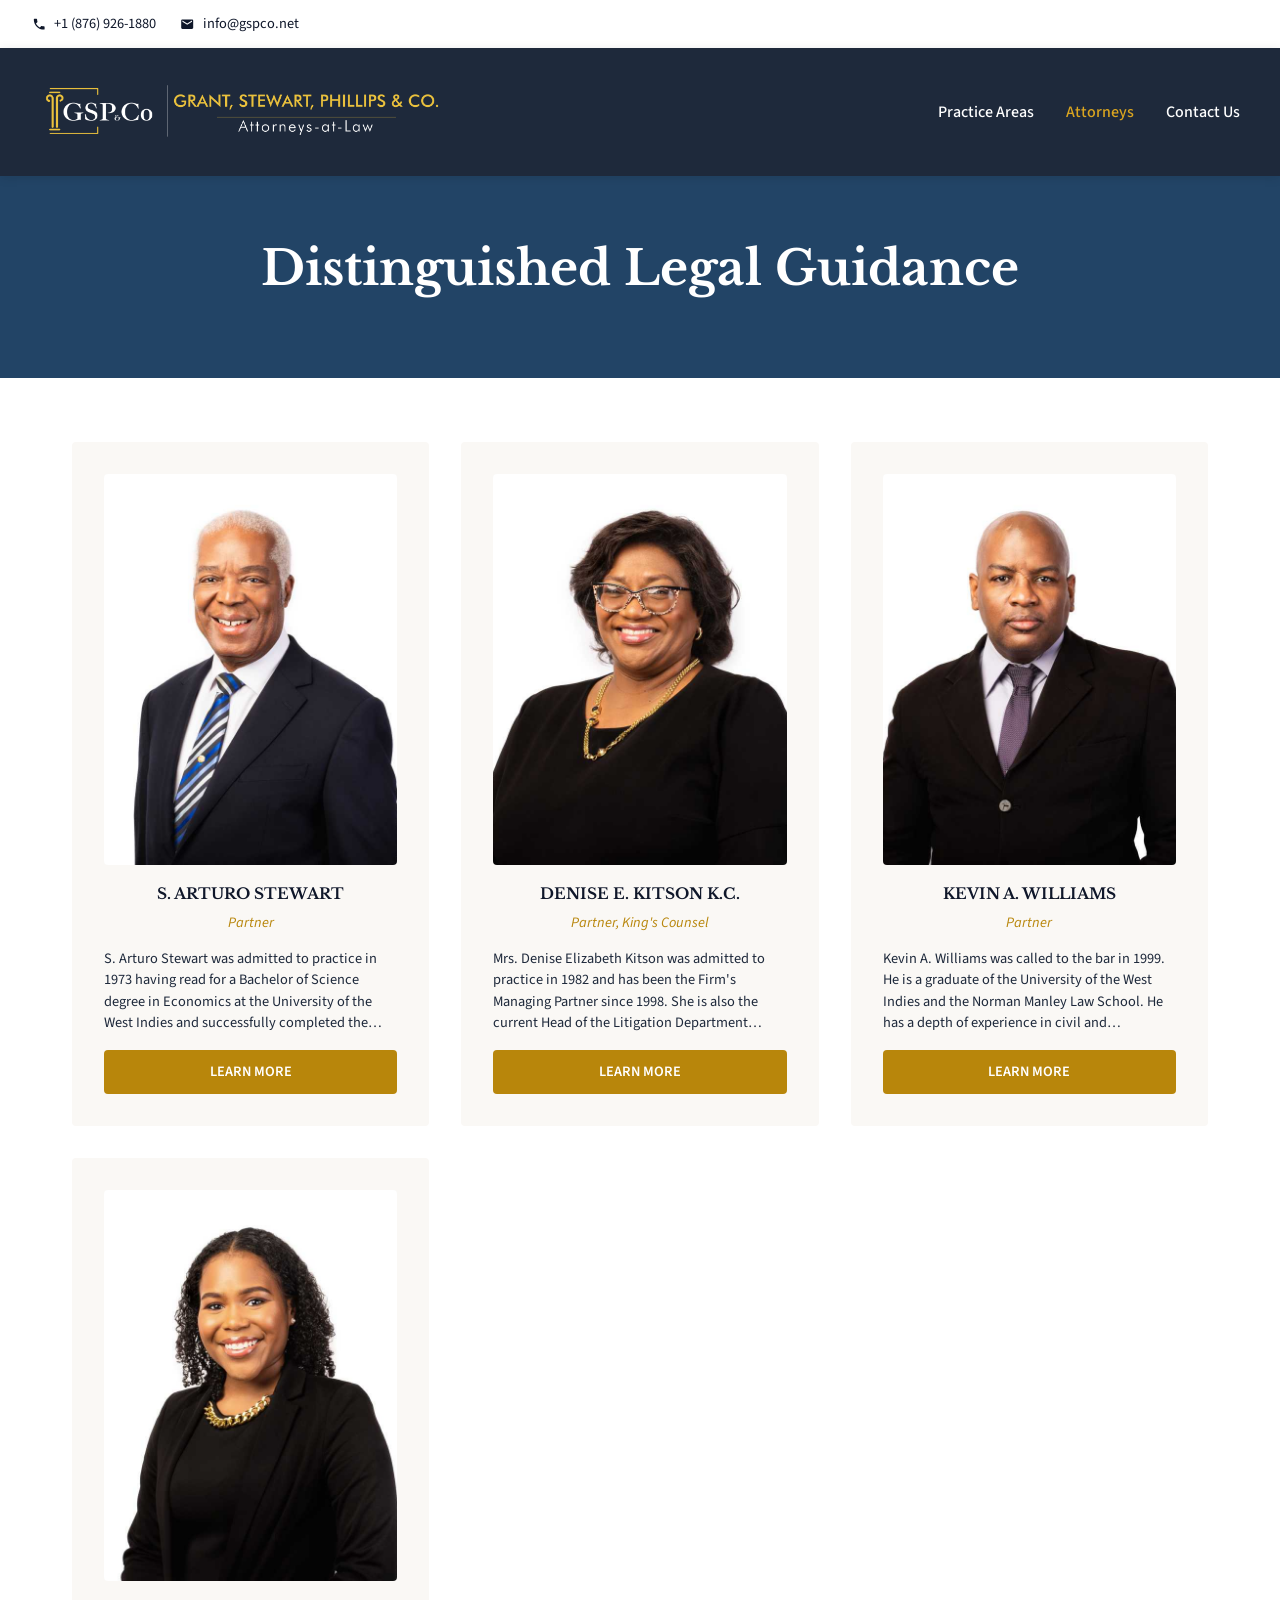
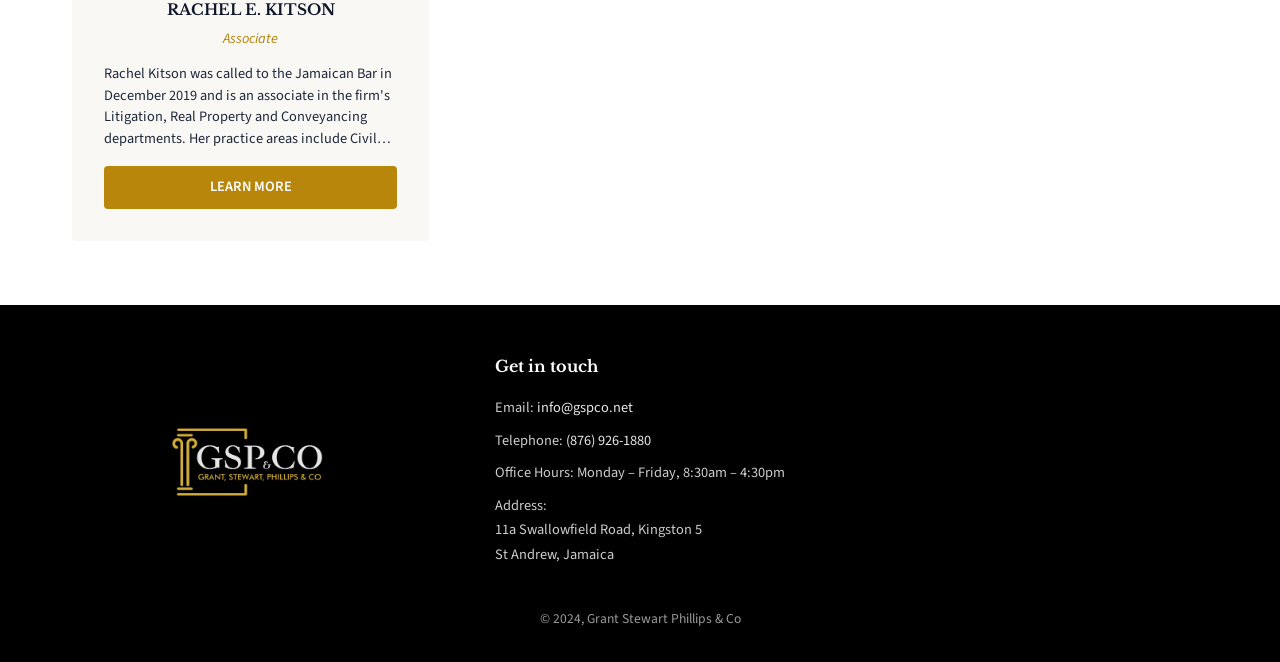
<file: attorneys.html>
<!DOCTYPE html>
<html lang="en">
<head>
  <meta charset="UTF-8">
  <meta name="viewport" content="width=device-width, initial-scale=1.0">
  <title>Attorneys | Grant Stewart Phillips & Co</title>
  <link rel="preconnect" href="https://fonts.googleapis.com">
  <link rel="preconnect" href="https://fonts.gstatic.com" crossorigin>
  <link href="https://fonts.googleapis.com/css2?family=Libre+Baskerville:ital,wght@0,400;0,700;1,400&family=Source+Sans+3:ital,wght@0,400;0,500;0,600;0,700;1,400&display=swap" rel="stylesheet">
  <link rel="stylesheet" href="css/styles.css">
</head>
<body>
  <header class="site-header">
    <div class="header-contact">
      <a href="tel:876-926-1880"><span class="contact-icon" aria-hidden="true"><svg width="16" height="16" viewBox="0 0 24 24" fill="currentColor" stroke="none"><path d="M6.62 10.79c1.44 2.83 3.76 5.14 6.59 6.59l2.2-2.2c.27-.27.67-.36 1.02-.24 1.12.37 2.33.57 3.57.57.55 0 1 .45 1 1V20c0 .55-.45 1-1 1-9.39 0-17-7.61-17-17 0-.55.45-1 1-1h3.5c.55 0 1 .45 1 1 0 1.25.2 2.45.57 3.57.11.35.03.74-.25 1.02l-2.2 2.2z"/></svg></span>+1 (876) 926-1880</a>
      <a href="mailto:info@gspco.net"><span class="contact-icon" aria-hidden="true"><svg width="16" height="16" viewBox="0 0 24 24" fill="currentColor" stroke="none"><path d="M20 4H4c-1.1 0-1.99.9-1.99 2L2 18c0 1.1.9 2 2 2h16c1.1 0 2-.9 2-2V6c0-1.1-.9-2-2-2zm0 4l-8 5-8-5V6l8 5 8-5v2z"/></svg></span>info@gspco.net</a>
    </div>
  </header>

  <nav class="main-nav">
    <div class="nav-inner">
      <a href="index.html" class="logo"><img src="Images/Logo/header-logo.png" alt="Grant Stewart Phillips & Co"></a>
      <button class="nav-toggle" aria-label="Toggle menu" aria-expanded="false">
        <span class="hamburger-icon">
          <span class="hamburger-line"></span>
          <span class="hamburger-line"></span>
          <span class="hamburger-line"></span>
        </span>
      </button>
      <ul class="nav-links">
        <li><a href="practice-areas.html">Practice Areas</a></li>
        <li><a href="attorneys.html" class="active">Attorneys</a></li>
        <li><a href="contact.html">Contact Us</a></li>
      </ul>
    </div>
  </nav>

  <main>
    <section class="page-hero">
      <h1>Distinguished Legal Guidance</h1>
    </section>

    <section>
      <div class="attorneys-grid">
        <article class="attorney-card" id="arturo-stewart">
          <img src="Images/attorneys/S.%20ARTURO%20STEWART.jpg" alt="S. Arturo Stewart">
          <h3>S. Arturo Stewart</h3>
          <p class="attorney-title">Partner</p>
          <p class="attorney-bio-preview">S. Arturo Stewart was admitted to practice in 1973 having read for a Bachelor of Science degree in Economics at the University of the West Indies and successfully completed the Solicitor's Qualifying Examinations of the College of Law, England. Arturo's practice centres on commercial transactions, acquisitions, securitization and real estate…</p>
          <a href="attorneys/arturo-stewart.html" class="btn">Learn More</a>
        </article>
        <article class="attorney-card" id="denise-kitson">
          <img src="Images/attorneys/DENISE%20E.%20KITSON%20Q.C..jpg" alt="Denise E. Kitson K.C.">
          <h3>Denise E. Kitson K.C.</h3>
          <p class="attorney-title">Partner, King's Counsel</p>
          <p class="attorney-bio-preview">Mrs. Denise Elizabeth Kitson was admitted to practice in 1982 and has been the Firm's Managing Partner since 1998. She is also the current Head of the Litigation Department providing extensive experience representing local and international corporations in court disputes…</p>
          <a href="attorneys/denise-kitson.html" class="btn">Learn More</a>
        </article>
        <article class="attorney-card" id="kevin-williams">
          <img src="Images/attorneys/KEVIN%20A.%20WILLIAMS.jpg" alt="Kevin A. Williams">
          <h3>Kevin A. Williams</h3>
          <p class="attorney-title">Partner</p>
          <p class="attorney-bio-preview">Kevin A. Williams was called to the bar in 1999. He is a graduate of the University of the West Indies and the Norman Manley Law School. He has a depth of experience in civil and commercial litigation before the several Courts of Jamaica…</p>
          <a href="attorneys/kevin-williams.html" class="btn">Learn More</a>
        </article>
        <article class="attorney-card" id="rachel-kitson">
          <img src="Images/attorneys/RACHEL%20E.%20KITSON.jpg" alt="Rachel E. Kitson">
          <h3>Rachel E. Kitson</h3>
          <p class="attorney-title">Associate</p>
          <p class="attorney-bio-preview">Rachel Kitson was called to the Jamaican Bar in December 2019 and is an associate in the firm's Litigation, Real Property and Conveyancing departments. Her practice areas include Civil and Commercial Litigation, Probate and Administration of Estates, Real Estate, and Conveyancing…</p>
          <a href="attorneys/rachel-kitson.html" class="btn">Learn More</a>
        </article>
      </div>
    </section>
  </main>

  <footer class="site-footer">
    <div class="footer-columns">
      <div class="footer-column footer-logo-col">
        <a href="index.html"><img src="Images/Logo/footer-logo.png" alt="Grant Stewart Phillips & Co" class="footer-logo"></a>
      </div>
      <div class="footer-column footer-contact-col">
        <h4>Get in touch</h4>
        <p>Email: <a href="mailto:info@gspco.net">info@gspco.net</a></p>
        <p>Telephone: <a href="tel:+18769261880">(876) 926-1880</a></p>
        <p>Office Hours: Monday – Friday, 8:30am – 4:30pm</p>
        <p>Address:<br>11a Swallowfield Road, Kingston 5<br>St Andrew, Jamaica</p>
      </div>
    </div>
    <p class="footer-copyright">© 2024, Grant Stewart Phillips & Co</p>
  </footer>

  <script>
    document.querySelector('.nav-toggle')?.addEventListener('click', () => {
      const toggle = document.querySelector('.nav-toggle');
      const links = document.querySelector('.nav-links');
      toggle?.classList.toggle('active');
      links?.classList.toggle('active');
      toggle?.setAttribute('aria-expanded', links?.classList.contains('active') ? 'true' : 'false');
    });
  </script>
</body>
</html>
</file>
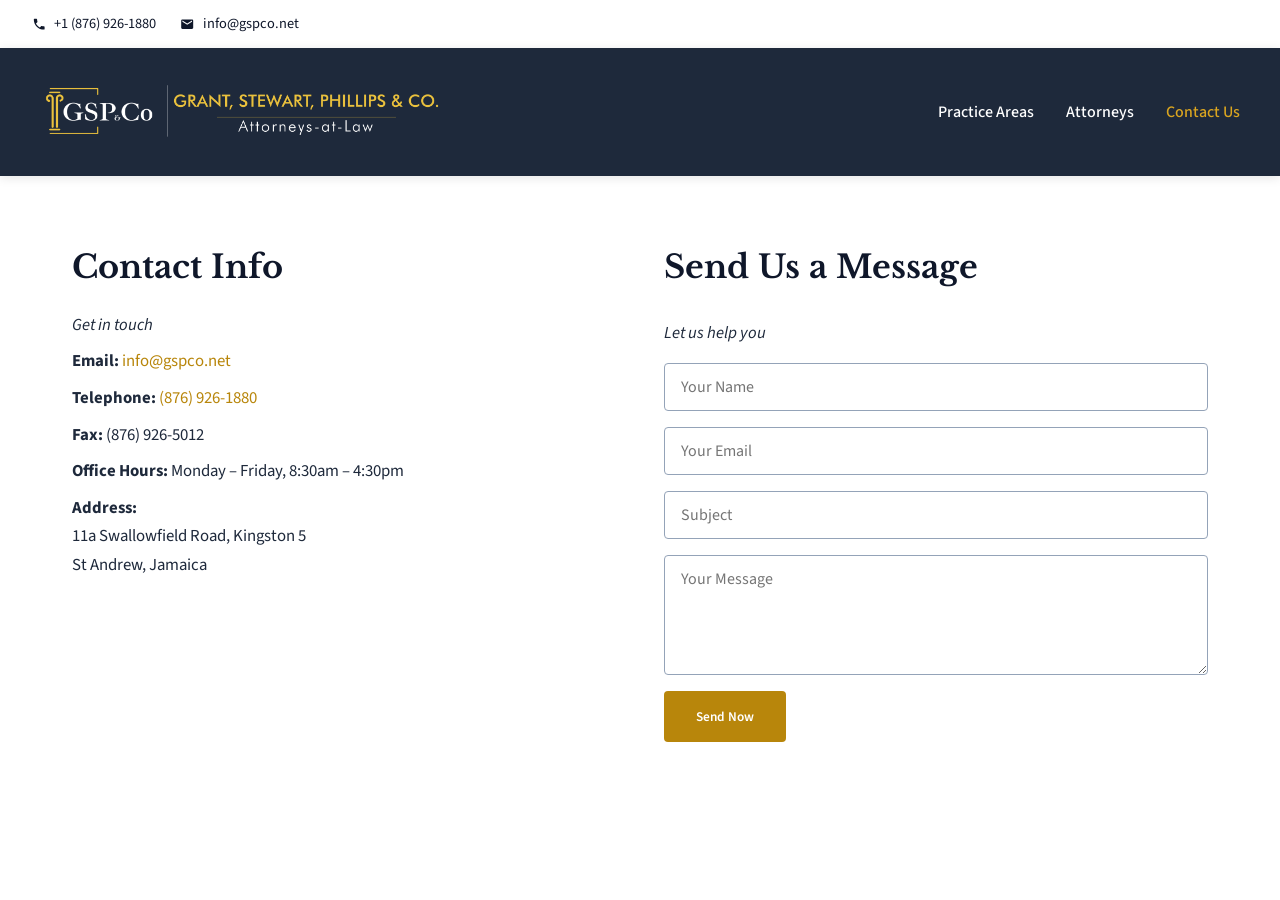
<file: contact.html>
<!DOCTYPE html>
<html lang="en">
<head>
  <meta charset="UTF-8">
  <meta name="viewport" content="width=device-width, initial-scale=1.0">
  <title>Contact Us | Grant Stewart Phillips & Co</title>
  <link rel="preconnect" href="https://fonts.googleapis.com">
  <link rel="preconnect" href="https://fonts.gstatic.com" crossorigin>
  <link href="https://fonts.googleapis.com/css2?family=Libre+Baskerville:ital,wght@0,400;0,700;1,400&family=Source+Sans+3:ital,wght@0,400;0,500;0,600;0,700;1,400&display=swap" rel="stylesheet">
  <link rel="stylesheet" href="css/styles.css">
</head>
<body>
  <header class="site-header">
    <div class="header-contact">
      <a href="tel:876-926-1880"><span class="contact-icon" aria-hidden="true"><svg width="16" height="16" viewBox="0 0 24 24" fill="currentColor" stroke="none"><path d="M6.62 10.79c1.44 2.83 3.76 5.14 6.59 6.59l2.2-2.2c.27-.27.67-.36 1.02-.24 1.12.37 2.33.57 3.57.57.55 0 1 .45 1 1V20c0 .55-.45 1-1 1-9.39 0-17-7.61-17-17 0-.55.45-1 1-1h3.5c.55 0 1 .45 1 1 0 1.25.2 2.45.57 3.57.11.35.03.74-.25 1.02l-2.2 2.2z"/></svg></span>+1 (876) 926-1880</a>
      <a href="mailto:info@gspco.net"><span class="contact-icon" aria-hidden="true"><svg width="16" height="16" viewBox="0 0 24 24" fill="currentColor" stroke="none"><path d="M20 4H4c-1.1 0-1.99.9-1.99 2L2 18c0 1.1.9 2 2 2h16c1.1 0 2-.9 2-2V6c0-1.1-.9-2-2-2zm0 4l-8 5-8-5V6l8 5 8-5v2z"/></svg></span>info@gspco.net</a>
    </div>
  </header>

  <nav class="main-nav">
    <div class="nav-inner">
      <a href="index.html" class="logo"><img src="Images/Logo/header-logo.png" alt="Grant Stewart Phillips & Co"></a>
      <button class="nav-toggle" aria-label="Toggle menu" aria-expanded="false">
        <span class="hamburger-icon">
          <span class="hamburger-line"></span>
          <span class="hamburger-line"></span>
          <span class="hamburger-line"></span>
        </span>
      </button>
      <ul class="nav-links">
        <li><a href="practice-areas.html">Practice Areas</a></li>
        <li><a href="attorneys.html">Attorneys</a></li>
        <li><a href="contact.html" class="active">Contact Us</a></li>
      </ul>
    </div>
  </nav>

  <main>
    <section>
      <div class="contact-grid">
        <div class="contact-info">
          <h2>Contact Info</h2>
          <p><em>Get in touch</em></p>
          <p><strong>Email:</strong> <a href="mailto:info@gspco.net">info@gspco.net</a></p>
          <p><strong>Telephone:</strong> <a href="tel:876-926-1880">(876) 926-1880</a></p>
          <p><strong>Fax:</strong> (876) 926-5012</p>
          <p><strong>Office Hours:</strong> Monday – Friday, 8:30am – 4:30pm</p>
          <p><strong>Address:</strong><br>11a Swallowfield Road, Kingston 5<br>St Andrew, Jamaica</p>
        </div>

        <div>
          <h2>Send Us a Message</h2>
          <p style="margin-bottom: 1rem;"><em>Let us help you</em></p>
          <form class="contact-form" action="mailto:info@gspco.net" method="post" enctype="text/plain">
            <input type="text" name="name" placeholder="Your Name" required>
            <input type="email" name="email" placeholder="Your Email" required>
            <input type="text" name="subject" placeholder="Subject">
            <textarea name="message" placeholder="Your Message" required></textarea>
            <button type="submit" class="btn">Send Now</button>
          </form>
        </div>
      </div>
    </section>
  </main>

  <script>
    document.querySelector('.nav-toggle')?.addEventListener('click', () => {
      const toggle = document.querySelector('.nav-toggle');
      const links = document.querySelector('.nav-links');
      toggle?.classList.toggle('active');
      links?.classList.toggle('active');
      toggle?.setAttribute('aria-expanded', links?.classList.contains('active') ? 'true' : 'false');
    });
  </script>
</body>
</html>
</file>
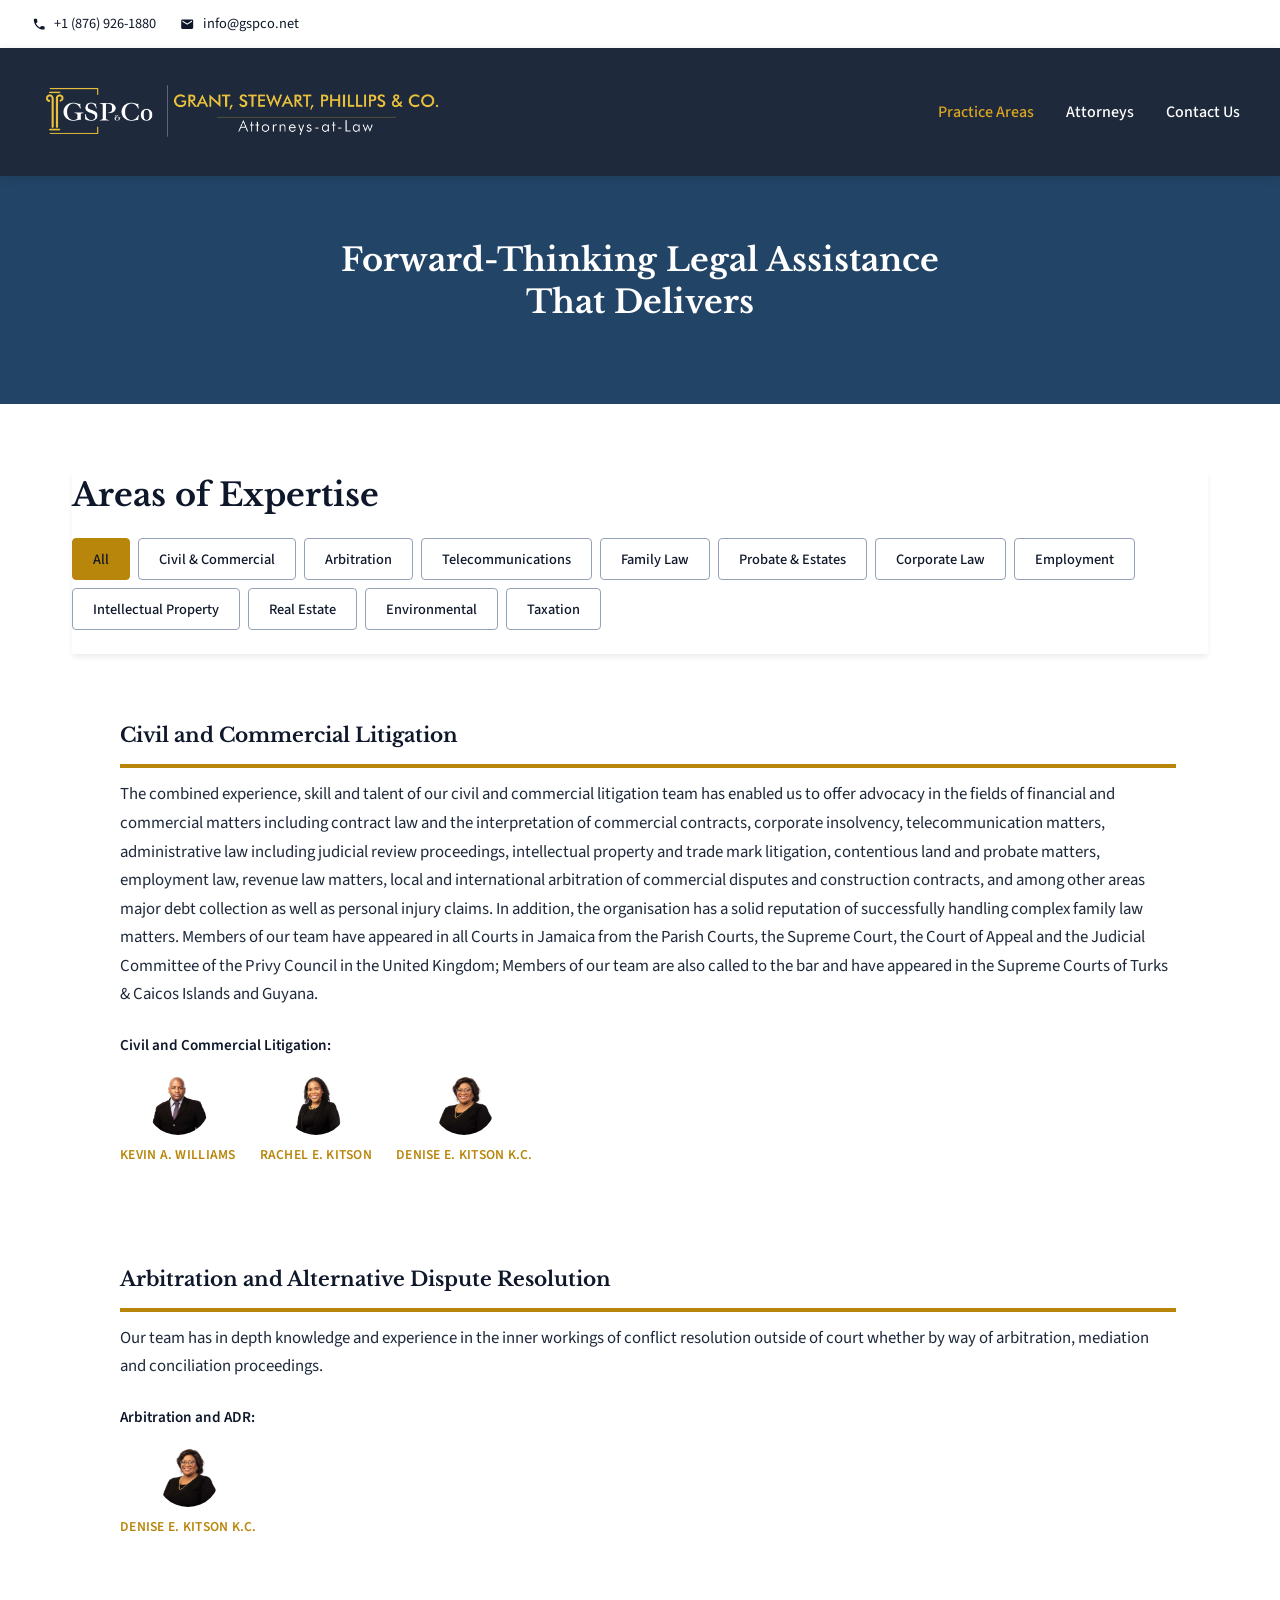
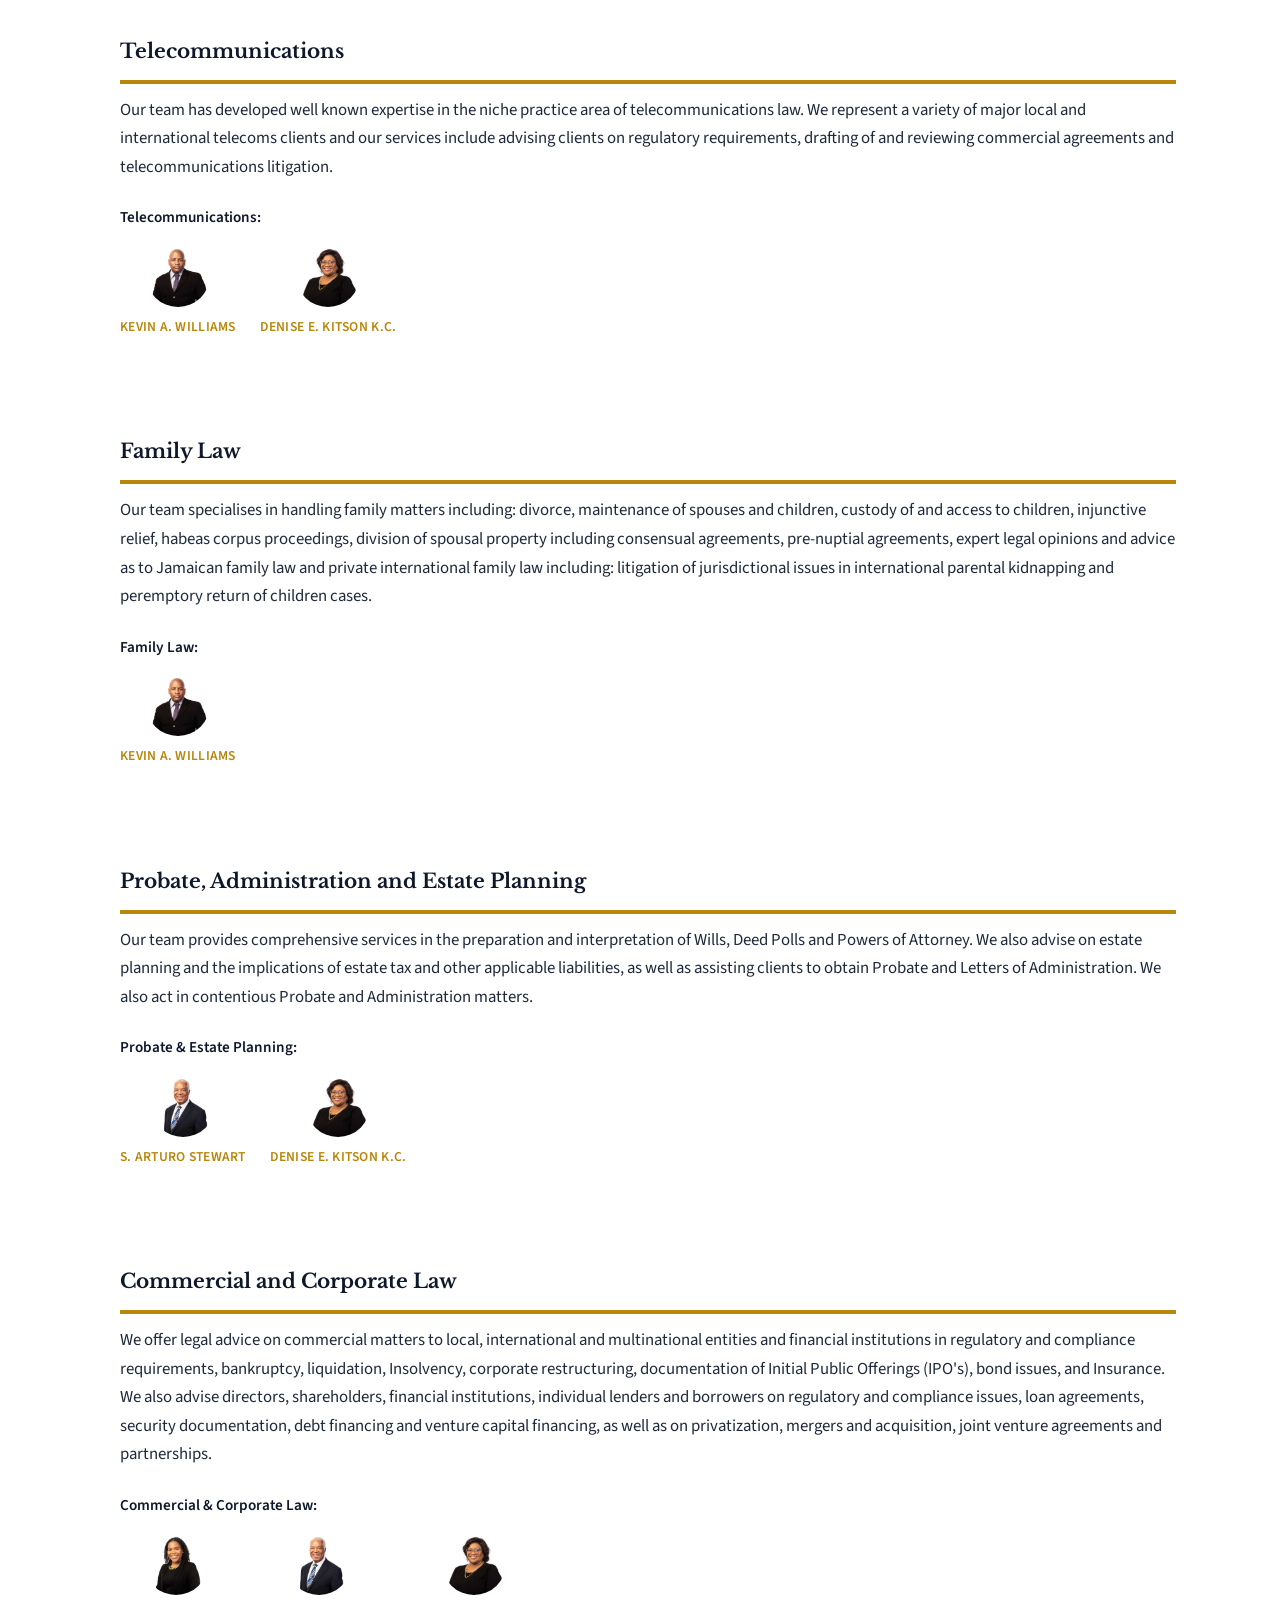
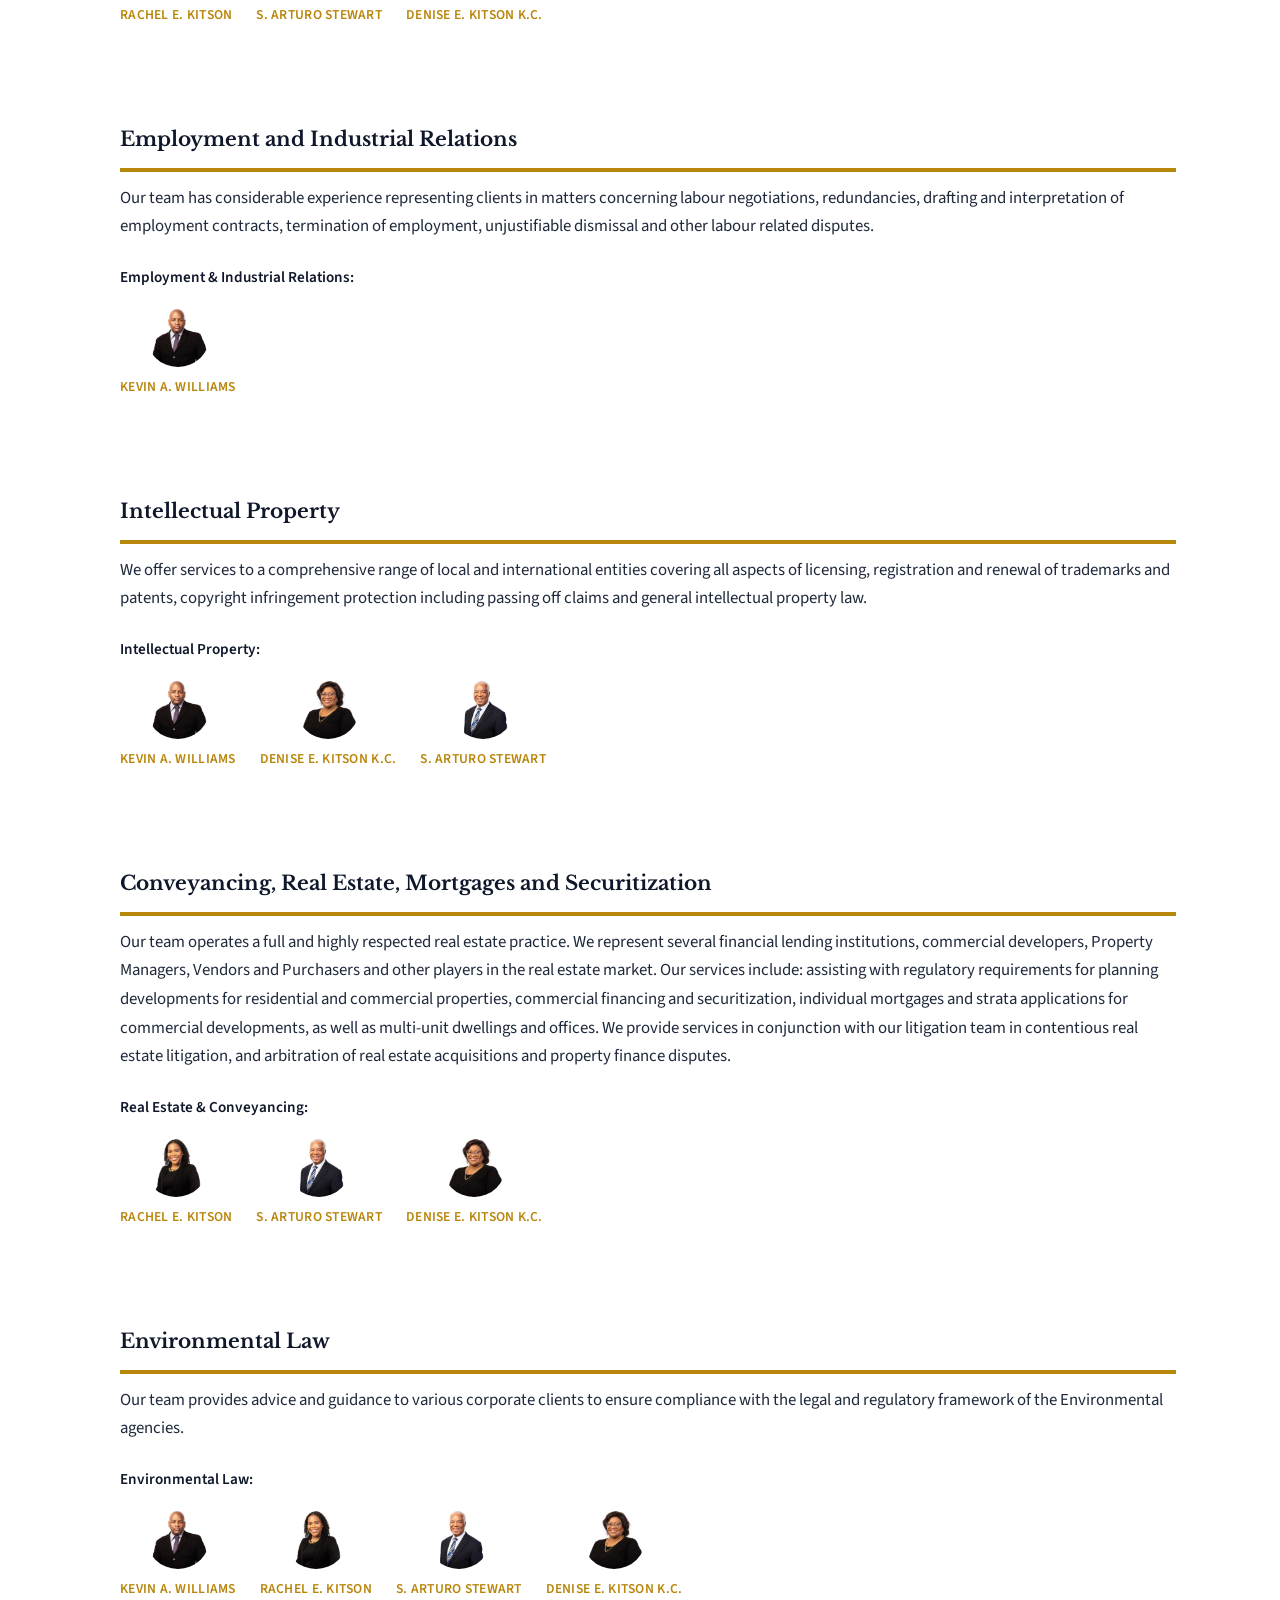
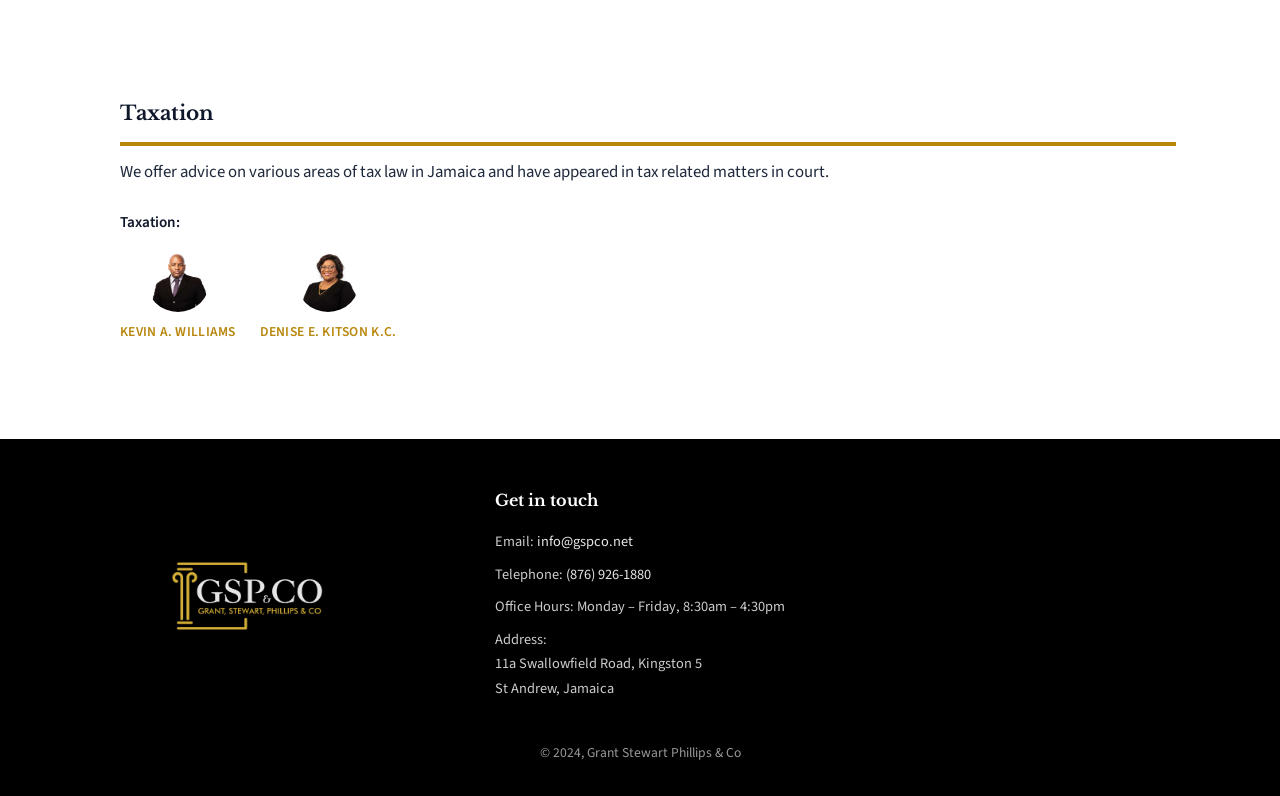
<file: practice-areas.html>
<!DOCTYPE html>
<html lang="en">
<head>
  <meta charset="UTF-8">
  <meta name="viewport" content="width=device-width, initial-scale=1.0">
  <title>Practice Areas | Grant Stewart Phillips & Co</title>
  <link rel="preconnect" href="https://fonts.googleapis.com">
  <link rel="preconnect" href="https://fonts.gstatic.com" crossorigin>
  <link href="https://fonts.googleapis.com/css2?family=Libre+Baskerville:ital,wght@0,400;0,700;1,400&family=Source+Sans+3:ital,wght@0,400;0,500;0,600;0,700;1,400&display=swap" rel="stylesheet">
  <link rel="stylesheet" href="css/styles.css">
</head>
<body>
  <header class="site-header">
    <div class="header-contact">
      <a href="tel:876-926-1880"><span class="contact-icon" aria-hidden="true"><svg width="16" height="16" viewBox="0 0 24 24" fill="currentColor" stroke="none"><path d="M6.62 10.79c1.44 2.83 3.76 5.14 6.59 6.59l2.2-2.2c.27-.27.67-.36 1.02-.24 1.12.37 2.33.57 3.57.57.55 0 1 .45 1 1V20c0 .55-.45 1-1 1-9.39 0-17-7.61-17-17 0-.55.45-1 1-1h3.5c.55 0 1 .45 1 1 0 1.25.2 2.45.57 3.57.11.35.03.74-.25 1.02l-2.2 2.2z"/></svg></span>+1 (876) 926-1880</a>
      <a href="mailto:info@gspco.net"><span class="contact-icon" aria-hidden="true"><svg width="16" height="16" viewBox="0 0 24 24" fill="currentColor" stroke="none"><path d="M20 4H4c-1.1 0-1.99.9-1.99 2L2 18c0 1.1.9 2 2 2h16c1.1 0 2-.9 2-2V6c0-1.1-.9-2-2-2zm0 4l-8 5-8-5V6l8 5 8-5v2z"/></svg></span>info@gspco.net</a>
    </div>
  </header>

  <nav class="main-nav">
    <div class="nav-inner">
      <a href="index.html" class="logo"><img src="Images/Logo/header-logo.png" alt="Grant Stewart Phillips & Co"></a>
      <button class="nav-toggle" aria-label="Toggle menu" aria-expanded="false">
        <span class="hamburger-icon">
          <span class="hamburger-line"></span>
          <span class="hamburger-line"></span>
          <span class="hamburger-line"></span>
        </span>
      </button>
      <ul class="nav-links">
        <li><a href="practice-areas.html" class="active">Practice Areas</a></li>
        <li><a href="attorneys.html">Attorneys</a></li>
        <li><a href="contact.html">Contact Us</a></li>
      </ul>
    </div>
  </nav>

  <main>
    <section class="page-hero">
      <h1 class="page-hero-title">Forward-Thinking Legal Assistance<br>That Delivers</h1>
    </section>

    <section>
      <div class="expertise-sticky">
        <h2 class="expertise-label">Areas of Expertise</h2>
        <div class="practice-filters">
        <button class="filter-btn active" data-filter="all">All</button>
        <button class="filter-btn" data-filter="civil">Civil & Commercial</button>
        <button class="filter-btn" data-filter="arbitration">Arbitration</button>
        <button class="filter-btn" data-filter="telecom">Telecommunications</button>
        <button class="filter-btn" data-filter="family">Family Law</button>
        <button class="filter-btn" data-filter="probate">Probate & Estates</button>
        <button class="filter-btn" data-filter="corporate">Corporate Law</button>
        <button class="filter-btn" data-filter="employment">Employment</button>
        <button class="filter-btn" data-filter="ip">Intellectual Property</button>
        <button class="filter-btn" data-filter="real-estate">Real Estate</button>
        <button class="filter-btn" data-filter="environmental">Environmental</button>
        <button class="filter-btn" data-filter="taxation">Taxation</button>
        </div>
      </div>
      <div class="practice-grid">
        <article class="practice-item" data-category="civil">
          <h3>Civil and Commercial Litigation</h3>
          <p>The combined experience, skill and talent of our civil and commercial litigation team has enabled us to offer advocacy in the fields of financial and commercial matters including contract law and the interpretation of commercial contracts, corporate insolvency, telecommunication matters, administrative law including judicial review proceedings, intellectual property and trade mark litigation, contentious land and probate matters, employment law, revenue law matters, local and international arbitration of commercial disputes and construction contracts, and among other areas major debt collection as well as personal injury claims. In addition, the organisation has a solid reputation of successfully handling complex family law matters. Members of our team have appeared in all Courts in Jamaica from the Parish Courts, the Supreme Court, the Court of Appeal and the Judicial Committee of the Privy Council in the United Kingdom; Members of our team are also called to the bar and have appeared in the Supreme Courts of Turks & Caicos Islands and Guyana.</p>
          <div class="attorney-profiles">
            <span class="practice-area-label">Civil and Commercial Litigation:</span>
            <div class="attorney-links">
              <a href="attorneys/kevin-williams.html" class="attorney-profile">
                <img src="Images/attorneys/KEVIN%20A.%20WILLIAMS.jpg" alt="Kevin A. Williams" class="attorney-avatar">
                <span class="attorney-name">Kevin A. Williams</span>
              </a>
              <a href="attorneys/rachel-kitson.html" class="attorney-profile">
                <img src="Images/attorneys/RACHEL%20E.%20KITSON.jpg" alt="Rachel E. Kitson" class="attorney-avatar">
                <span class="attorney-name">Rachel E. Kitson</span>
              </a>
              <a href="attorneys/denise-kitson.html" class="attorney-profile">
                <img src="Images/attorneys/DENISE%20E.%20KITSON%20Q.C..jpg" alt="Denise E. Kitson K.C." class="attorney-avatar">
                <span class="attorney-name">Denise E. Kitson K.C.</span>
              </a>
            </div>
          </div>
        </article>

        <article class="practice-item" data-category="arbitration">
          <h3>Arbitration and Alternative Dispute Resolution</h3>
          <p>Our team has in depth knowledge and experience in the inner workings of conflict resolution outside of court whether by way of arbitration, mediation and conciliation proceedings.</p>
          <div class="attorney-profiles">
            <span class="practice-area-label">Arbitration and ADR:</span>
            <div class="attorney-links">
              <a href="attorneys/denise-kitson.html" class="attorney-profile">
                <img src="Images/attorneys/DENISE%20E.%20KITSON%20Q.C..jpg" alt="Denise E. Kitson K.C." class="attorney-avatar">
                <span class="attorney-name">Denise E. Kitson K.C.</span>
              </a>
            </div>
          </div>
        </article>

        <article class="practice-item" data-category="telecom">
          <h3>Telecommunications</h3>
          <p>Our team has developed well known expertise in the niche practice area of telecommunications law. We represent a variety of major local and international telecoms clients and our services include advising clients on regulatory requirements, drafting of and reviewing commercial agreements and telecommunications litigation.</p>
          <div class="attorney-profiles">
            <span class="practice-area-label">Telecommunications:</span>
            <div class="attorney-links">
              <a href="attorneys/kevin-williams.html" class="attorney-profile">
                <img src="Images/attorneys/KEVIN%20A.%20WILLIAMS.jpg" alt="Kevin A. Williams" class="attorney-avatar">
                <span class="attorney-name">Kevin A. Williams</span>
              </a>
              <a href="attorneys/denise-kitson.html" class="attorney-profile">
                <img src="Images/attorneys/DENISE%20E.%20KITSON%20Q.C..jpg" alt="Denise E. Kitson K.C." class="attorney-avatar">
                <span class="attorney-name">Denise E. Kitson K.C.</span>
              </a>
            </div>
          </div>
        </article>

        <article class="practice-item" data-category="family">
          <h3>Family Law</h3>
          <p>Our team specialises in handling family matters including: divorce, maintenance of spouses and children, custody of and access to children, injunctive relief, habeas corpus proceedings, division of spousal property including consensual agreements, pre-nuptial agreements, expert legal opinions and advice as to Jamaican family law and private international family law including: litigation of jurisdictional issues in international parental kidnapping and peremptory return of children cases.</p>
          <div class="attorney-profiles">
            <span class="practice-area-label">Family Law:</span>
            <div class="attorney-links">
              <a href="attorneys/kevin-williams.html" class="attorney-profile">
                <img src="Images/attorneys/KEVIN%20A.%20WILLIAMS.jpg" alt="Kevin A. Williams" class="attorney-avatar">
                <span class="attorney-name">Kevin A. Williams</span>
              </a>
            </div>
          </div>
        </article>

        <article class="practice-item" data-category="probate">
          <h3>Probate, Administration and Estate Planning</h3>
          <p>Our team provides comprehensive services in the preparation and interpretation of Wills, Deed Polls and Powers of Attorney. We also advise on estate planning and the implications of estate tax and other applicable liabilities, as well as assisting clients to obtain Probate and Letters of Administration. We also act in contentious Probate and Administration matters.</p>
          <div class="attorney-profiles">
            <span class="practice-area-label">Probate & Estate Planning:</span>
            <div class="attorney-links">
              <a href="attorneys/arturo-stewart.html" class="attorney-profile">
                <img src="Images/attorneys/S.%20ARTURO%20STEWART.jpg" alt="S. Arturo Stewart" class="attorney-avatar">
                <span class="attorney-name">S. Arturo Stewart</span>
              </a>
              <a href="attorneys/denise-kitson.html" class="attorney-profile">
                <img src="Images/attorneys/DENISE%20E.%20KITSON%20Q.C..jpg" alt="Denise E. Kitson K.C." class="attorney-avatar">
                <span class="attorney-name">Denise E. Kitson K.C.</span>
              </a>
            </div>
          </div>
        </article>

        <article class="practice-item" data-category="corporate">
          <h3>Commercial and Corporate Law</h3>
          <p>We offer legal advice on commercial matters to local, international and multinational entities and financial institutions in regulatory and compliance requirements, bankruptcy, liquidation, Insolvency, corporate restructuring, documentation of Initial Public Offerings (IPO's), bond issues, and Insurance. We also advise directors, shareholders, financial institutions, individual lenders and borrowers on regulatory and compliance issues, loan agreements, security documentation, debt financing and venture capital financing, as well as on privatization, mergers and acquisition, joint venture agreements and partnerships.</p>
          <div class="attorney-profiles">
            <span class="practice-area-label">Commercial & Corporate Law:</span>
            <div class="attorney-links">
              <a href="attorneys/rachel-kitson.html" class="attorney-profile">
                <img src="Images/attorneys/RACHEL%20E.%20KITSON.jpg" alt="Rachel E. Kitson" class="attorney-avatar">
                <span class="attorney-name">Rachel E. Kitson</span>
              </a>
              <a href="attorneys/arturo-stewart.html" class="attorney-profile">
                <img src="Images/attorneys/S.%20ARTURO%20STEWART.jpg" alt="S. Arturo Stewart" class="attorney-avatar">
                <span class="attorney-name">S. Arturo Stewart</span>
              </a>
              <a href="attorneys/denise-kitson.html" class="attorney-profile">
                <img src="Images/attorneys/DENISE%20E.%20KITSON%20Q.C..jpg" alt="Denise E. Kitson K.C." class="attorney-avatar">
                <span class="attorney-name">Denise E. Kitson K.C.</span>
              </a>
            </div>
          </div>
        </article>

        <article class="practice-item" data-category="employment">
          <h3>Employment and Industrial Relations</h3>
          <p>Our team has considerable experience representing clients in matters concerning labour negotiations, redundancies, drafting and interpretation of employment contracts, termination of employment, unjustifiable dismissal and other labour related disputes.</p>
          <div class="attorney-profiles">
            <span class="practice-area-label">Employment & Industrial Relations:</span>
            <div class="attorney-links">
              <a href="attorneys/kevin-williams.html" class="attorney-profile">
                <img src="Images/attorneys/KEVIN%20A.%20WILLIAMS.jpg" alt="Kevin A. Williams" class="attorney-avatar">
                <span class="attorney-name">Kevin A. Williams</span>
              </a>
            </div>
          </div>
        </article>

        <article class="practice-item" data-category="ip">
          <h3>Intellectual Property</h3>
          <p>We offer services to a comprehensive range of local and international entities covering all aspects of licensing, registration and renewal of trademarks and patents, copyright infringement protection including passing off claims and general intellectual property law.</p>
          <div class="attorney-profiles">
            <span class="practice-area-label">Intellectual Property:</span>
            <div class="attorney-links">
              <a href="attorneys/kevin-williams.html" class="attorney-profile">
                <img src="Images/attorneys/KEVIN%20A.%20WILLIAMS.jpg" alt="Kevin A. Williams" class="attorney-avatar">
                <span class="attorney-name">Kevin A. Williams</span>
              </a>
              <a href="attorneys/denise-kitson.html" class="attorney-profile">
                <img src="Images/attorneys/DENISE%20E.%20KITSON%20Q.C..jpg" alt="Denise E. Kitson K.C." class="attorney-avatar">
                <span class="attorney-name">Denise E. Kitson K.C.</span>
              </a>
              <a href="attorneys/arturo-stewart.html" class="attorney-profile">
                <img src="Images/attorneys/S.%20ARTURO%20STEWART.jpg" alt="S. Arturo Stewart" class="attorney-avatar">
                <span class="attorney-name">S. Arturo Stewart</span>
              </a>
            </div>
          </div>
        </article>

        <article class="practice-item" data-category="real-estate">
          <h3>Conveyancing, Real Estate, Mortgages and Securitization</h3>
          <p>Our team operates a full and highly respected real estate practice. We represent several financial lending institutions, commercial developers, Property Managers, Vendors and Purchasers and other players in the real estate market. Our services include: assisting with regulatory requirements for planning developments for residential and commercial properties, commercial financing and securitization, individual mortgages and strata applications for commercial developments, as well as multi-unit dwellings and offices. We provide services in conjunction with our litigation team in contentious real estate litigation, and arbitration of real estate acquisitions and property finance disputes.</p>
          <div class="attorney-profiles">
            <span class="practice-area-label">Real Estate & Conveyancing:</span>
            <div class="attorney-links">
              <a href="attorneys/rachel-kitson.html" class="attorney-profile">
                <img src="Images/attorneys/RACHEL%20E.%20KITSON.jpg" alt="Rachel E. Kitson" class="attorney-avatar">
                <span class="attorney-name">Rachel E. Kitson</span>
              </a>
              <a href="attorneys/arturo-stewart.html" class="attorney-profile">
                <img src="Images/attorneys/S.%20ARTURO%20STEWART.jpg" alt="S. Arturo Stewart" class="attorney-avatar">
                <span class="attorney-name">S. Arturo Stewart</span>
              </a>
              <a href="attorneys/denise-kitson.html" class="attorney-profile">
                <img src="Images/attorneys/DENISE%20E.%20KITSON%20Q.C..jpg" alt="Denise E. Kitson K.C." class="attorney-avatar">
                <span class="attorney-name">Denise E. Kitson K.C.</span>
              </a>
            </div>
          </div>
        </article>

        <article class="practice-item" data-category="environmental">
          <h3>Environmental Law</h3>
          <p>Our team provides advice and guidance to various corporate clients to ensure compliance with the legal and regulatory framework of the Environmental agencies.</p>
          <div class="attorney-profiles">
            <span class="practice-area-label">Environmental Law:</span>
            <div class="attorney-links">
              <a href="attorneys/kevin-williams.html" class="attorney-profile">
                <img src="Images/attorneys/KEVIN%20A.%20WILLIAMS.jpg" alt="Kevin A. Williams" class="attorney-avatar">
                <span class="attorney-name">Kevin A. Williams</span>
              </a>
              <a href="attorneys/rachel-kitson.html" class="attorney-profile">
                <img src="Images/attorneys/RACHEL%20E.%20KITSON.jpg" alt="Rachel E. Kitson" class="attorney-avatar">
                <span class="attorney-name">Rachel E. Kitson</span>
              </a>
              <a href="attorneys/arturo-stewart.html" class="attorney-profile">
                <img src="Images/attorneys/S.%20ARTURO%20STEWART.jpg" alt="S. Arturo Stewart" class="attorney-avatar">
                <span class="attorney-name">S. Arturo Stewart</span>
              </a>
              <a href="attorneys/denise-kitson.html" class="attorney-profile">
                <img src="Images/attorneys/DENISE%20E.%20KITSON%20Q.C..jpg" alt="Denise E. Kitson K.C." class="attorney-avatar">
                <span class="attorney-name">Denise E. Kitson K.C.</span>
              </a>
            </div>
          </div>
        </article>

        <article class="practice-item" data-category="taxation">
          <h3>Taxation</h3>
          <p>We offer advice on various areas of tax law in Jamaica and have appeared in tax related matters in court.</p>
          <div class="attorney-profiles">
            <span class="practice-area-label">Taxation:</span>
            <div class="attorney-links">
              <a href="attorneys/kevin-williams.html" class="attorney-profile">
                <img src="Images/attorneys/KEVIN%20A.%20WILLIAMS.jpg" alt="Kevin A. Williams" class="attorney-avatar">
                <span class="attorney-name">Kevin A. Williams</span>
              </a>
              <a href="attorneys/denise-kitson.html" class="attorney-profile">
                <img src="Images/attorneys/DENISE%20E.%20KITSON%20Q.C..jpg" alt="Denise E. Kitson K.C." class="attorney-avatar">
                <span class="attorney-name">Denise E. Kitson K.C.</span>
              </a>
            </div>
          </div>
        </article>
      </div>
    </section>
  </main>

  <footer class="site-footer">
    <div class="footer-columns">
      <div class="footer-column footer-logo-col">
        <a href="index.html"><img src="Images/Logo/footer-logo.png" alt="Grant Stewart Phillips & Co" class="footer-logo"></a>
      </div>
      <div class="footer-column footer-contact-col">
        <h4>Get in touch</h4>
        <p>Email: <a href="mailto:info@gspco.net">info@gspco.net</a></p>
        <p>Telephone: <a href="tel:+18769261880">(876) 926-1880</a></p>
        <p>Office Hours: Monday – Friday, 8:30am – 4:30pm</p>
        <p>Address:<br>11a Swallowfield Road, Kingston 5<br>St Andrew, Jamaica</p>
      </div>
    </div>
    <p class="footer-copyright">© 2024, Grant Stewart Phillips & Co</p>
  </footer>

  <script>
    document.querySelector('.nav-toggle')?.addEventListener('click', () => {
      const toggle = document.querySelector('.nav-toggle');
      const links = document.querySelector('.nav-links');
      toggle?.classList.toggle('active');
      links?.classList.toggle('active');
      toggle?.setAttribute('aria-expanded', links?.classList.contains('active') ? 'true' : 'false');
    });

    function applyFilter(filter) {
      document.querySelectorAll('.filter-btn').forEach(b => {
        b.classList.toggle('active', b.dataset.filter === filter);
      });
      document.querySelectorAll('.practice-item').forEach(item => {
        const category = item.dataset.category;
        item.style.display = (filter === 'all' || category === filter) ? '' : 'none';
      });
    }

    // Practice area filter - button clicks
    document.querySelectorAll('.filter-btn').forEach(btn => {
      btn.addEventListener('click', () => applyFilter(btn.dataset.filter));
    });

    // Apply filter from URL hash on load (from carousel links)
    const hash = window.location.hash.slice(1);
    const validFilters = ['all', 'civil', 'arbitration', 'telecom', 'family', 'probate', 'corporate', 'employment', 'ip', 'real-estate', 'environmental', 'taxation'];
    if (hash && validFilters.includes(hash)) {
      applyFilter(hash);
    }
  </script>
</body>
</html>
</file>
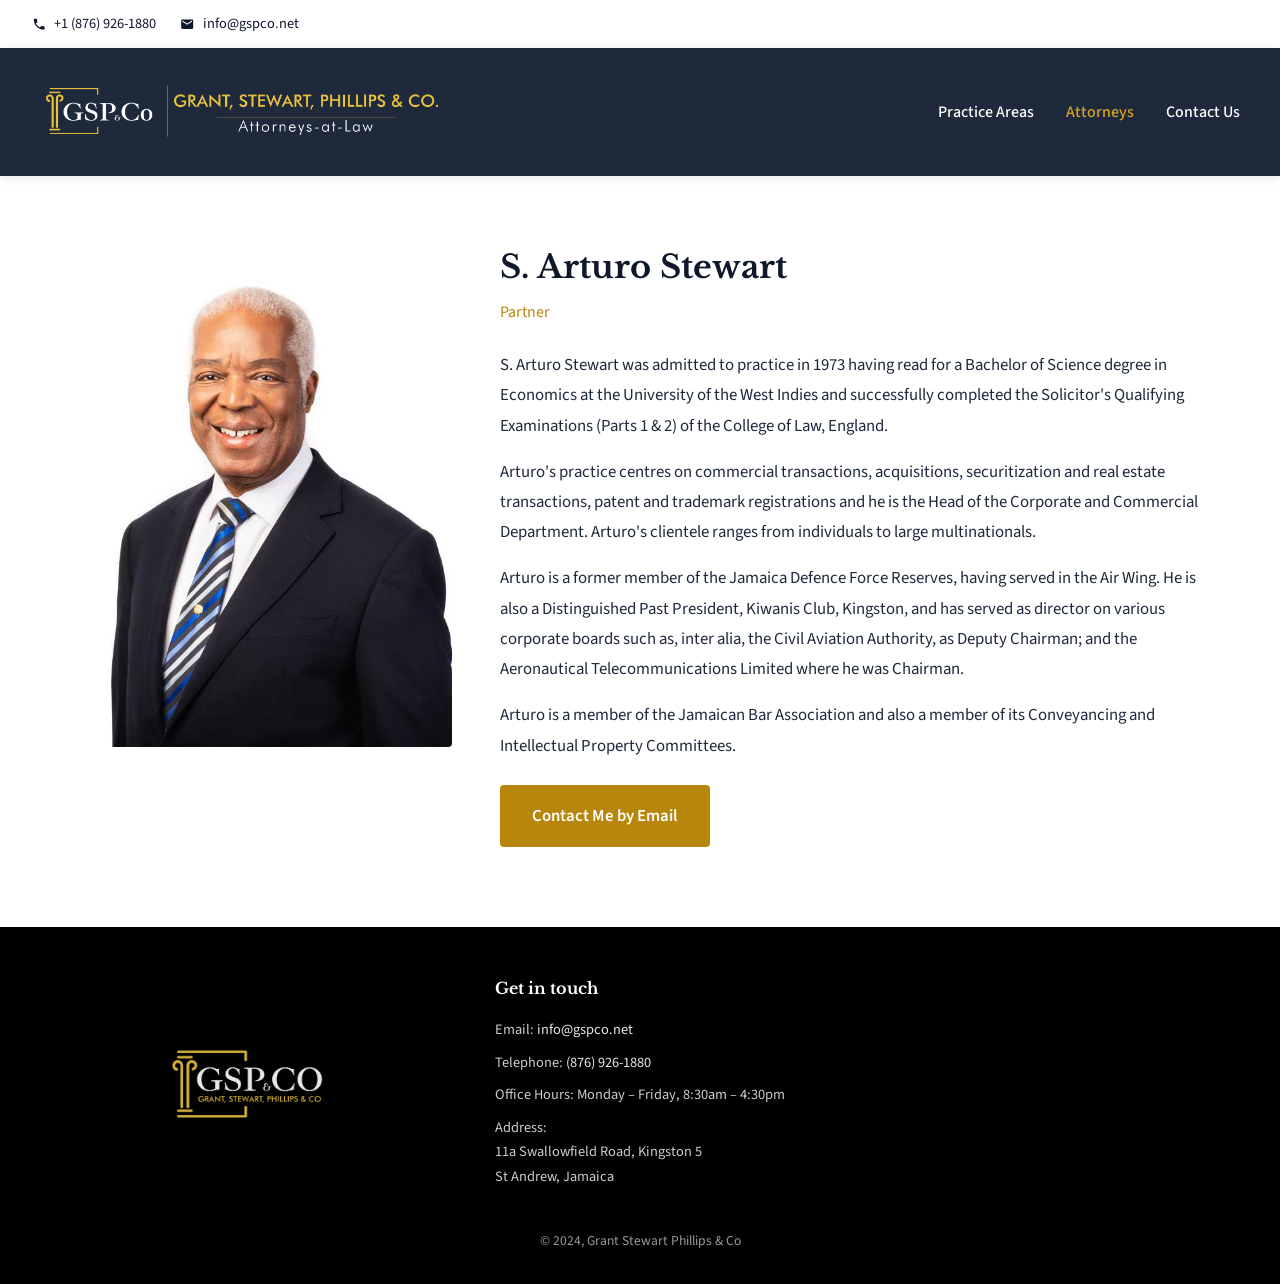
<file: attorneys/arturo-stewart.html>
<!DOCTYPE html>
<html lang="en">
<head>
  <meta charset="UTF-8">
  <meta name="viewport" content="width=device-width, initial-scale=1.0">
  <title>S. Arturo Stewart | Grant Stewart Phillips & Co</title>
  <link rel="preconnect" href="https://fonts.googleapis.com">
  <link rel="preconnect" href="https://fonts.gstatic.com" crossorigin>
  <link href="https://fonts.googleapis.com/css2?family=Libre+Baskerville:ital,wght@0,400;0,700;1,400&family=Source+Sans+3:ital,wght@0,400;0,500;0,600;0,700;1,400&display=swap" rel="stylesheet">
  <link rel="stylesheet" href="../css/styles.css">
</head>
<body>
  <header class="site-header">
    <div class="header-contact">
      <a href="tel:876-926-1880"><span class="contact-icon" aria-hidden="true"><svg width="16" height="16" viewBox="0 0 24 24" fill="currentColor" stroke="none"><path d="M6.62 10.79c1.44 2.83 3.76 5.14 6.59 6.59l2.2-2.2c.27-.27.67-.36 1.02-.24 1.12.37 2.33.57 3.57.57.55 0 1 .45 1 1V20c0 .55-.45 1-1 1-9.39 0-17-7.61-17-17 0-.55.45-1 1-1h3.5c.55 0 1 .45 1 1 0 1.25.2 2.45.57 3.57.11.35.03.74-.25 1.02l-2.2 2.2z"/></svg></span>+1 (876) 926-1880</a>
      <a href="mailto:info@gspco.net"><span class="contact-icon" aria-hidden="true"><svg width="16" height="16" viewBox="0 0 24 24" fill="currentColor" stroke="none"><path d="M20 4H4c-1.1 0-1.99.9-1.99 2L2 18c0 1.1.9 2 2 2h16c1.1 0 2-.9 2-2V6c0-1.1-.9-2-2-2zm0 4l-8 5-8-5V6l8 5 8-5v2z"/></svg></span>info@gspco.net</a>
    </div>
  </header>

  <nav class="main-nav">
    <div class="nav-inner">
      <a href="../index.html" class="logo"><img src="../Images/Logo/header-logo.png" alt="Grant Stewart Phillips & Co"></a>
      <button class="nav-toggle" aria-label="Toggle menu" aria-expanded="false">
        <span class="hamburger-icon">
          <span class="hamburger-line"></span>
          <span class="hamburger-line"></span>
          <span class="hamburger-line"></span>
        </span>
      </button>
      <ul class="nav-links">
        <li><a href="../practice-areas.html">Practice Areas</a></li>
        <li><a href="../attorneys.html" class="active">Attorneys</a></li>
        <li><a href="../contact.html">Contact Us</a></li>
      </ul>
    </div>
  </nav>

  <main>
    <section>
      <div class="profile-layout">
        <img src="../Images/attorneys/S.%20ARTURO%20STEWART.jpg" alt="S. Arturo Stewart" class="profile-photo">
        <div class="profile-content">
          <h2>S. Arturo Stewart</h2>
          <p class="profile-title">Partner</p>
          <div class="profile-bio">
            <p>S. Arturo Stewart was admitted to practice in 1973 having read for a Bachelor of Science degree in Economics at the University of the West Indies and successfully completed the Solicitor's Qualifying Examinations (Parts 1 & 2) of the College of Law, England.</p>
            <p>Arturo's practice centres on commercial transactions, acquisitions, securitization and real estate transactions, patent and trademark registrations and he is the Head of the Corporate and Commercial Department. Arturo's clientele ranges from individuals to large multinationals.</p>
            <p>Arturo is a former member of the Jamaica Defence Force Reserves, having served in the Air Wing. He is also a Distinguished Past President, Kiwanis Club, Kingston, and has served as director on various corporate boards such as, inter alia, the Civil Aviation Authority, as Deputy Chairman; and the Aeronautical Telecommunications Limited where he was Chairman.</p>
            <p>Arturo is a member of the Jamaican Bar Association and also a member of its Conveyancing and Intellectual Property Committees.</p>
            <p class="profile-email"><a href="mailto:arturo.stewart@gspco.net" class="btn">Contact Me by Email</a></p>
          </div>
        </div>
      </div>
    </section>
  </main>

  <footer class="site-footer">
    <div class="footer-columns">
      <div class="footer-column footer-logo-col">
        <a href="../index.html"><img src="../Images/Logo/footer-logo.png" alt="Grant Stewart Phillips & Co" class="footer-logo"></a>
      </div>
      <div class="footer-column footer-contact-col">
        <h4>Get in touch</h4>
        <p>Email: <a href="mailto:info@gspco.net">info@gspco.net</a></p>
        <p>Telephone: <a href="tel:+18769261880">(876) 926-1880</a></p>
        <p>Office Hours: Monday – Friday, 8:30am – 4:30pm</p>
        <p>Address:<br>11a Swallowfield Road, Kingston 5<br>St Andrew, Jamaica</p>
      </div>
    </div>
    <p class="footer-copyright">© 2024, Grant Stewart Phillips & Co</p>
  </footer>

  <script>
    document.querySelector('.nav-toggle')?.addEventListener('click', () => {
      const toggle = document.querySelector('.nav-toggle');
      const links = document.querySelector('.nav-links');
      toggle?.classList.toggle('active');
      links?.classList.toggle('active');
      toggle?.setAttribute('aria-expanded', links?.classList.contains('active') ? 'true' : 'false');
    });
  </script>
</body>
</html>
</file>
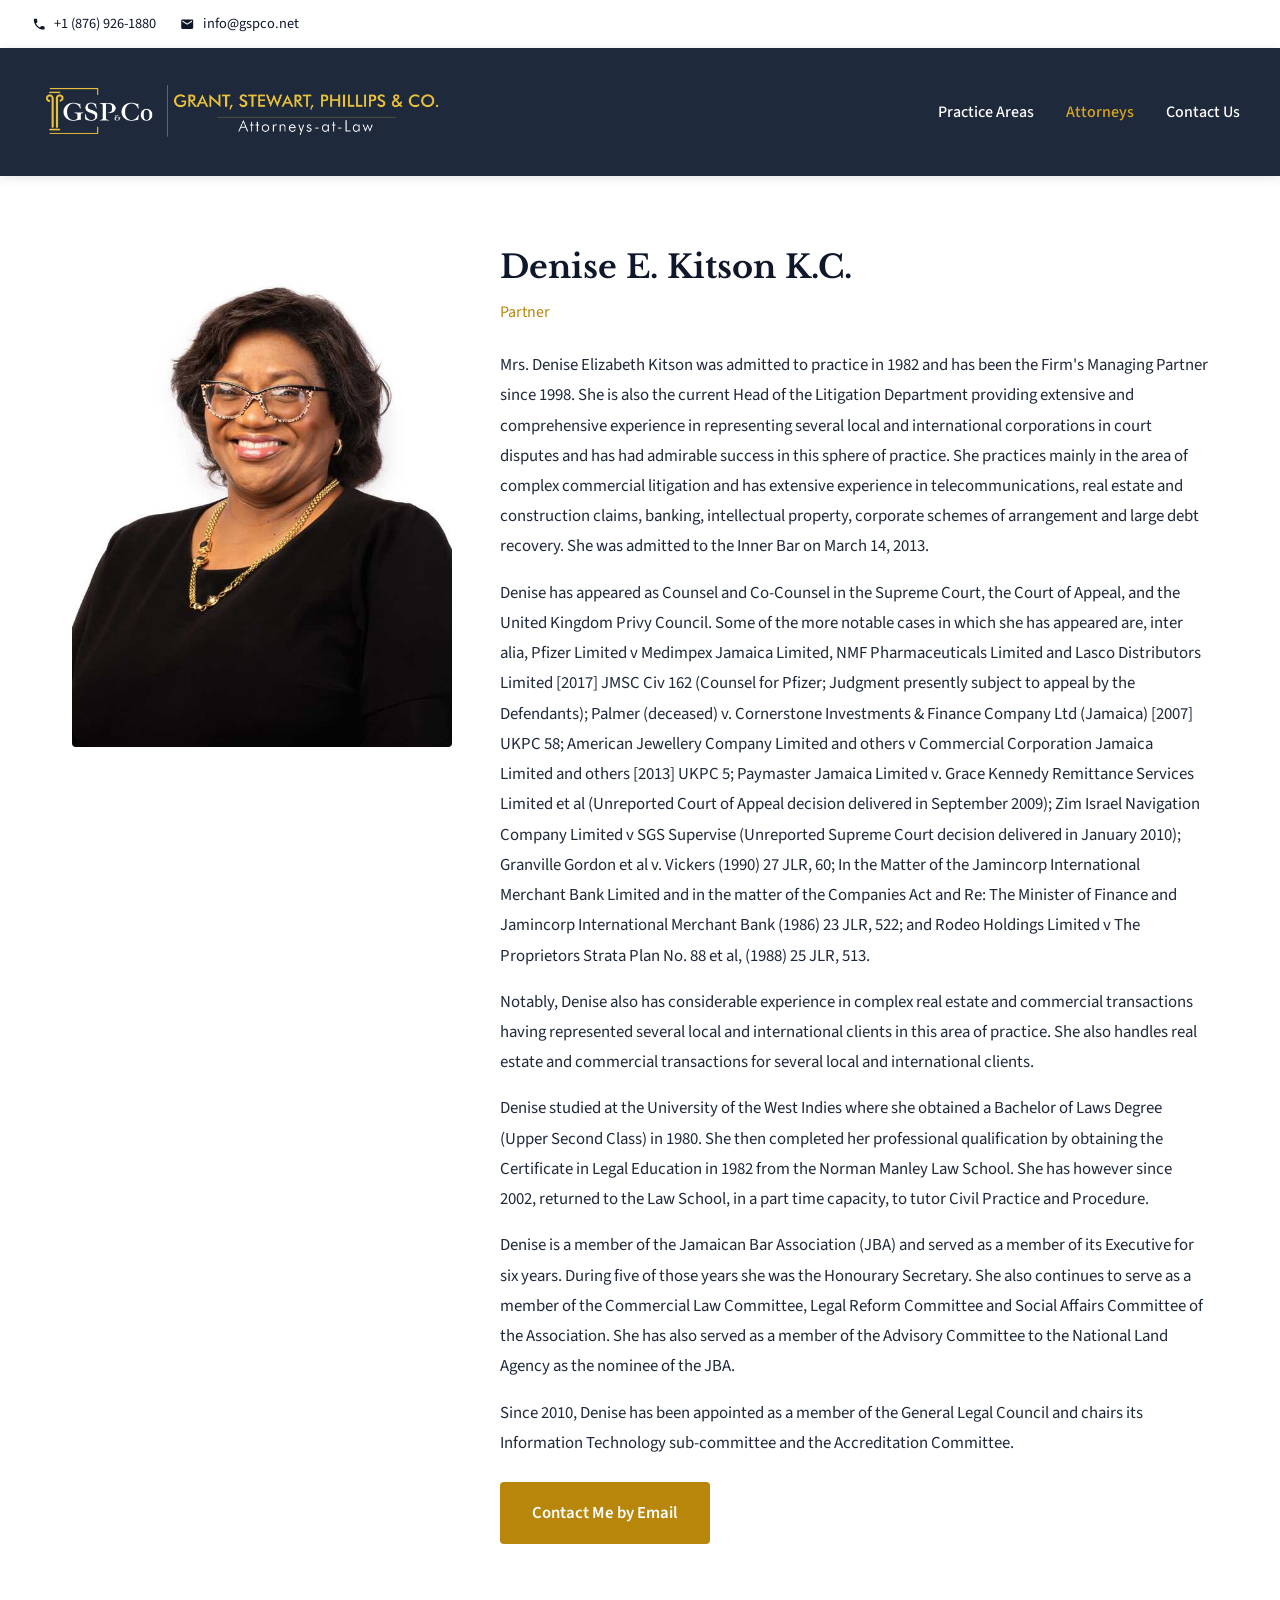
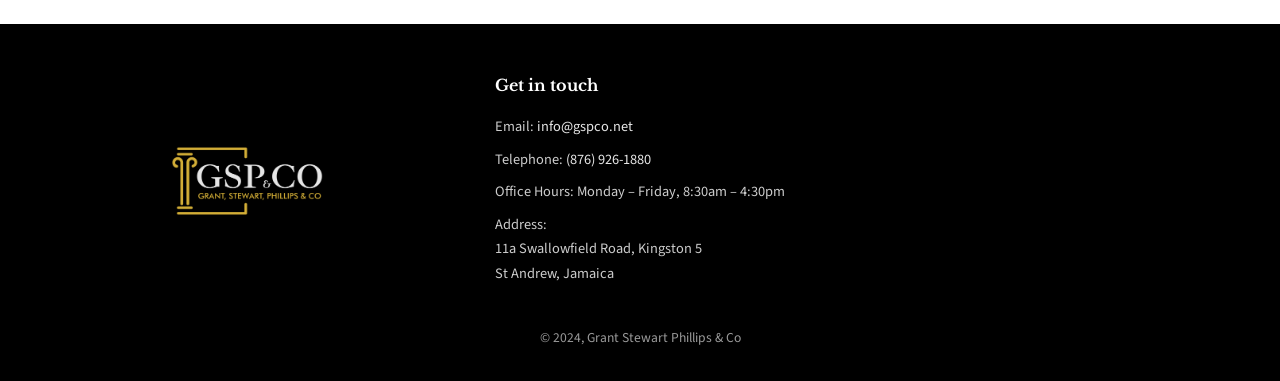
<file: attorneys/denise-kitson.html>
<!DOCTYPE html>
<html lang="en">
<head>
  <meta charset="UTF-8">
  <meta name="viewport" content="width=device-width, initial-scale=1.0">
  <title>Denise E. Kitson K.C. | Grant Stewart Phillips & Co</title>
  <link rel="preconnect" href="https://fonts.googleapis.com">
  <link rel="preconnect" href="https://fonts.gstatic.com" crossorigin>
  <link href="https://fonts.googleapis.com/css2?family=Libre+Baskerville:ital,wght@0,400;0,700;1,400&family=Source+Sans+3:ital,wght@0,400;0,500;0,600;0,700;1,400&display=swap" rel="stylesheet">
  <link rel="stylesheet" href="../css/styles.css">
</head>
<body>
  <header class="site-header">
    <div class="header-contact">
      <a href="tel:876-926-1880"><span class="contact-icon" aria-hidden="true"><svg width="16" height="16" viewBox="0 0 24 24" fill="currentColor" stroke="none"><path d="M6.62 10.79c1.44 2.83 3.76 5.14 6.59 6.59l2.2-2.2c.27-.27.67-.36 1.02-.24 1.12.37 2.33.57 3.57.57.55 0 1 .45 1 1V20c0 .55-.45 1-1 1-9.39 0-17-7.61-17-17 0-.55.45-1 1-1h3.5c.55 0 1 .45 1 1 0 1.25.2 2.45.57 3.57.11.35.03.74-.25 1.02l-2.2 2.2z"/></svg></span>+1 (876) 926-1880</a>
      <a href="mailto:info@gspco.net"><span class="contact-icon" aria-hidden="true"><svg width="16" height="16" viewBox="0 0 24 24" fill="currentColor" stroke="none"><path d="M20 4H4c-1.1 0-1.99.9-1.99 2L2 18c0 1.1.9 2 2 2h16c1.1 0 2-.9 2-2V6c0-1.1-.9-2-2-2zm0 4l-8 5-8-5V6l8 5 8-5v2z"/></svg></span>info@gspco.net</a>
    </div>
  </header>

  <nav class="main-nav">
    <div class="nav-inner">
      <a href="../index.html" class="logo"><img src="../Images/Logo/header-logo.png" alt="Grant Stewart Phillips & Co"></a>
      <button class="nav-toggle" aria-label="Toggle menu" aria-expanded="false">
        <span class="hamburger-icon">
          <span class="hamburger-line"></span>
          <span class="hamburger-line"></span>
          <span class="hamburger-line"></span>
        </span>
      </button>
      <ul class="nav-links">
        <li><a href="../practice-areas.html">Practice Areas</a></li>
        <li><a href="../attorneys.html" class="active">Attorneys</a></li>
        <li><a href="../contact.html">Contact Us</a></li>
      </ul>
    </div>
  </nav>

  <main>
    <section>
      <div class="profile-layout">
        <img src="../Images/attorneys/DENISE%20E.%20KITSON%20Q.C..jpg" alt="Denise E. Kitson K.C." class="profile-photo">
        <div class="profile-content">
          <h2>Denise E. Kitson K.C.</h2>
          <p class="profile-title">Partner</p>
          <div class="profile-bio">
            <p>Mrs. Denise Elizabeth Kitson was admitted to practice in 1982 and has been the Firm's Managing Partner since 1998. She is also the current Head of the Litigation Department providing extensive and comprehensive experience in representing several local and international corporations in court disputes and has had admirable success in this sphere of practice. She practices mainly in the area of complex commercial litigation and has extensive experience in telecommunications, real estate and construction claims, banking, intellectual property, corporate schemes of arrangement and large debt recovery. She was admitted to the Inner Bar on March 14, 2013.</p>
            <p>Denise has appeared as Counsel and Co-Counsel in the Supreme Court, the Court of Appeal, and the United Kingdom Privy Council. Some of the more notable cases in which she has appeared are, inter alia, Pfizer Limited v Medimpex Jamaica Limited, NMF Pharmaceuticals Limited and Lasco Distributors Limited [2017] JMSC Civ 162 (Counsel for Pfizer; Judgment presently subject to appeal by the Defendants); Palmer (deceased) v. Cornerstone Investments & Finance Company Ltd (Jamaica) [2007] UKPC 58; American Jewellery Company Limited and others v Commercial Corporation Jamaica Limited and others [2013] UKPC 5; Paymaster Jamaica Limited v. Grace Kennedy Remittance Services Limited et al (Unreported Court of Appeal decision delivered in September 2009); Zim Israel Navigation Company Limited v SGS Supervise (Unreported Supreme Court decision delivered in January 2010); Granville Gordon et al v. Vickers (1990) 27 JLR, 60; In the Matter of the Jamincorp International Merchant Bank Limited and in the matter of the Companies Act and Re: The Minister of Finance and Jamincorp International Merchant Bank (1986) 23 JLR, 522; and Rodeo Holdings Limited v The Proprietors Strata Plan No. 88 et al, (1988) 25 JLR, 513.</p>
            <p>Notably, Denise also has considerable experience in complex real estate and commercial transactions having represented several local and international clients in this area of practice. She also handles real estate and commercial transactions for several local and international clients.</p>
            <p>Denise studied at the University of the West Indies where she obtained a Bachelor of Laws Degree (Upper Second Class) in 1980. She then completed her professional qualification by obtaining the Certificate in Legal Education in 1982 from the Norman Manley Law School. She has however since 2002, returned to the Law School, in a part time capacity, to tutor Civil Practice and Procedure.</p>
            <p>Denise is a member of the Jamaican Bar Association (JBA) and served as a member of its Executive for six years. During five of those years she was the Honourary Secretary. She also continues to serve as a member of the Commercial Law Committee, Legal Reform Committee and Social Affairs Committee of the Association. She has also served as a member of the Advisory Committee to the National Land Agency as the nominee of the JBA.</p>
            <p>Since 2010, Denise has been appointed as a member of the General Legal Council and chairs its Information Technology sub-committee and the Accreditation Committee.</p>
            <p class="profile-email"><a href="mailto:denise.kitson@gspco.net" class="btn">Contact Me by Email</a></p>
          </div>
        </div>
      </div>
    </section>
  </main>

  <footer class="site-footer">
    <div class="footer-columns">
      <div class="footer-column footer-logo-col">
        <a href="../index.html"><img src="../Images/Logo/footer-logo.png" alt="Grant Stewart Phillips & Co" class="footer-logo"></a>
      </div>
      <div class="footer-column footer-contact-col">
        <h4>Get in touch</h4>
        <p>Email: <a href="mailto:info@gspco.net">info@gspco.net</a></p>
        <p>Telephone: <a href="tel:+18769261880">(876) 926-1880</a></p>
        <p>Office Hours: Monday – Friday, 8:30am – 4:30pm</p>
        <p>Address:<br>11a Swallowfield Road, Kingston 5<br>St Andrew, Jamaica</p>
      </div>
    </div>
    <p class="footer-copyright">© 2024, Grant Stewart Phillips & Co</p>
  </footer>

  <script>
    document.querySelector('.nav-toggle')?.addEventListener('click', () => {
      const toggle = document.querySelector('.nav-toggle');
      const links = document.querySelector('.nav-links');
      toggle?.classList.toggle('active');
      links?.classList.toggle('active');
      toggle?.setAttribute('aria-expanded', links?.classList.contains('active') ? 'true' : 'false');
    });
  </script>
</body>
</html>
</file>
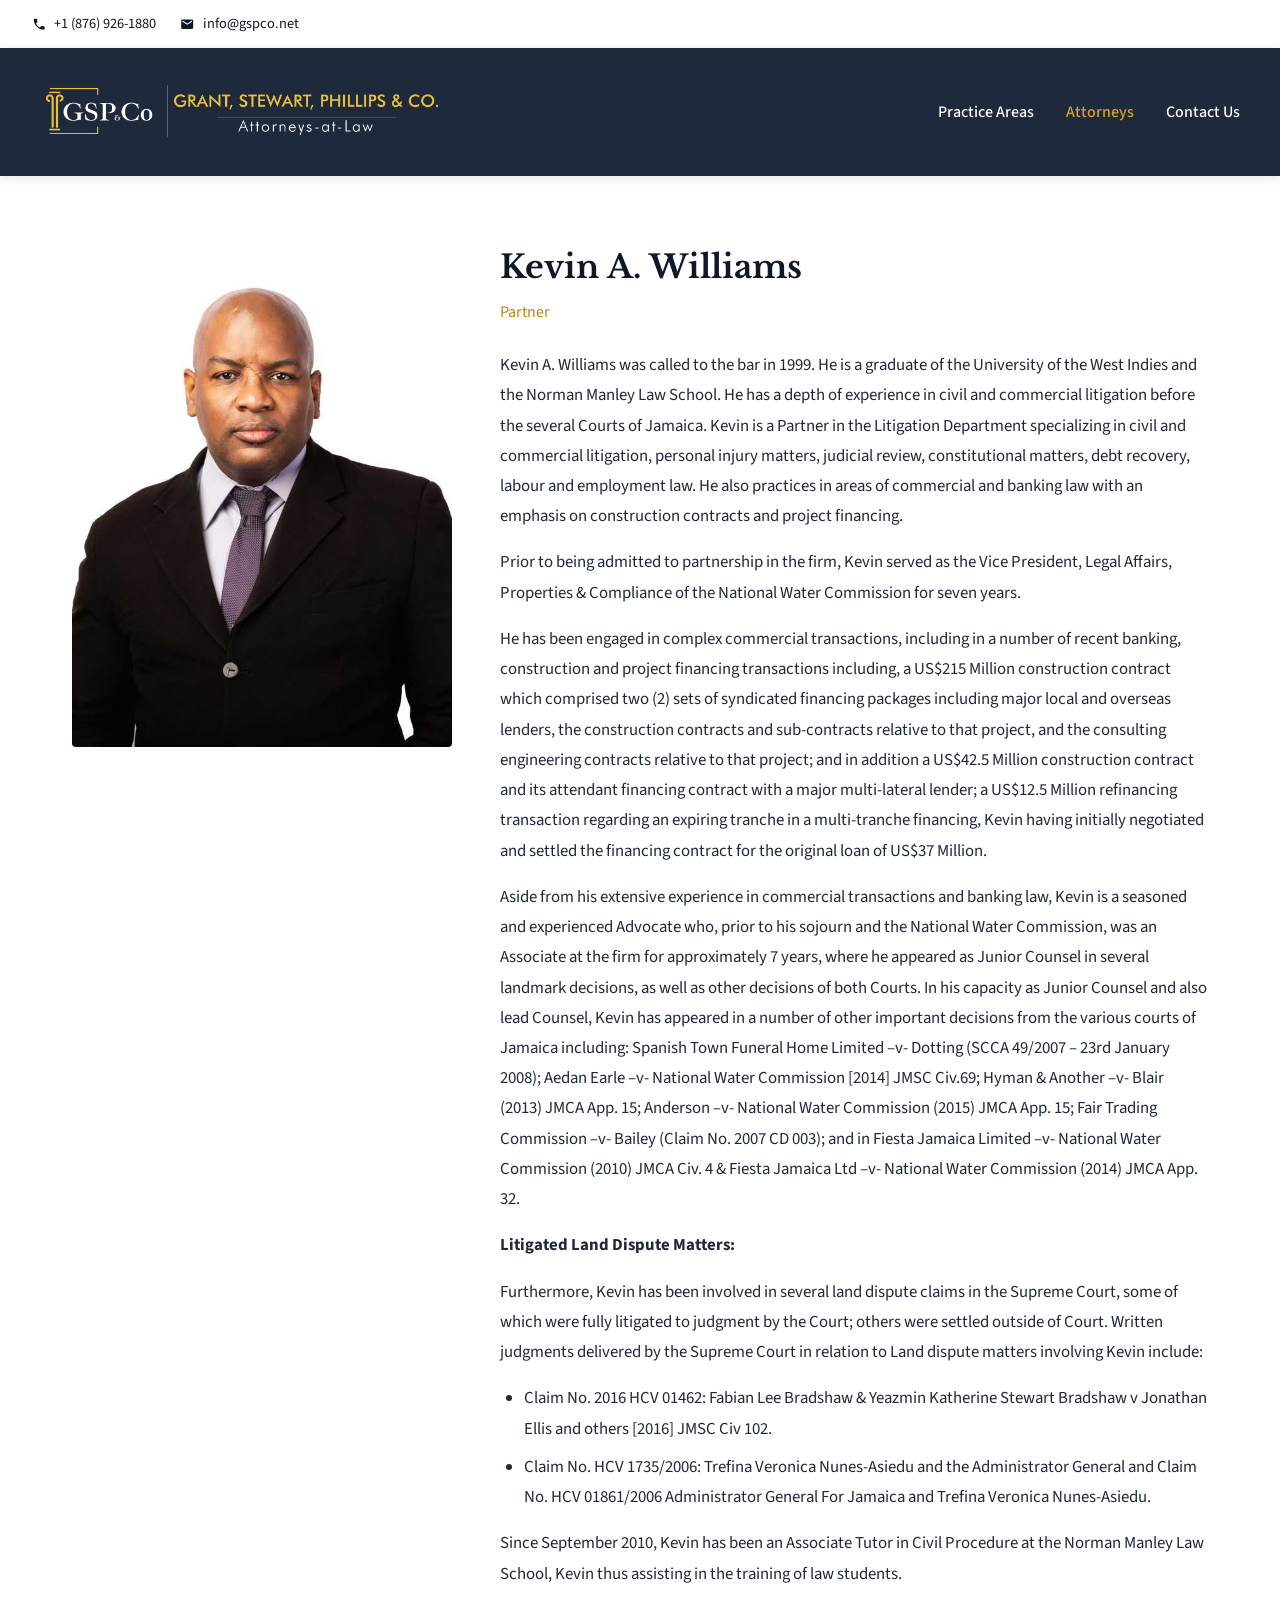
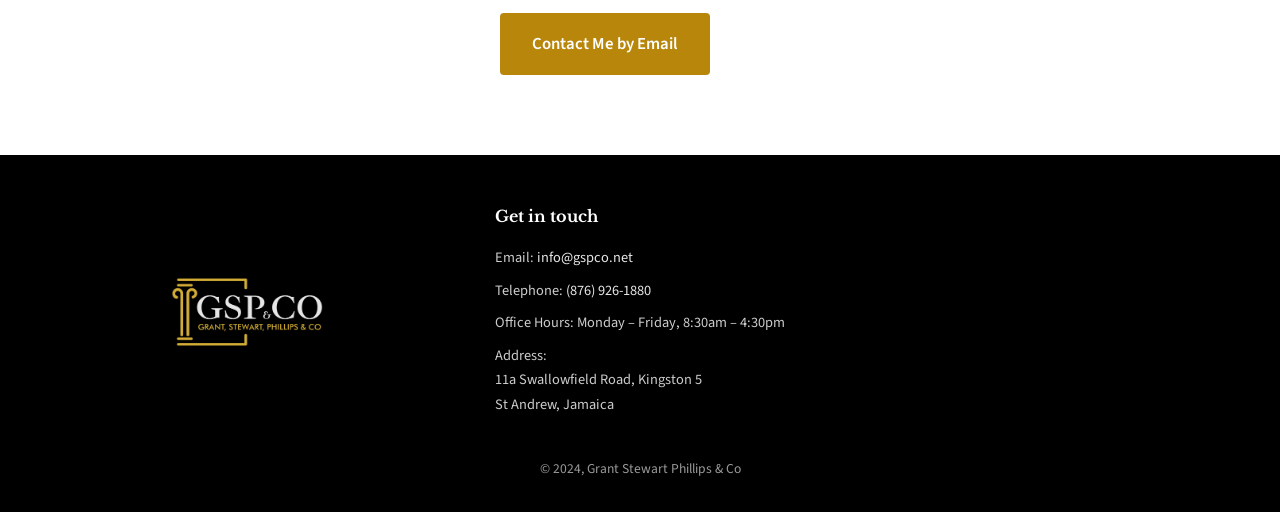
<file: attorneys/kevin-williams.html>
<!DOCTYPE html>
<html lang="en">
<head>
  <meta charset="UTF-8">
  <meta name="viewport" content="width=device-width, initial-scale=1.0">
  <title>Kevin A. Williams | Grant Stewart Phillips & Co</title>
  <link rel="preconnect" href="https://fonts.googleapis.com">
  <link rel="preconnect" href="https://fonts.gstatic.com" crossorigin>
  <link href="https://fonts.googleapis.com/css2?family=Libre+Baskerville:ital,wght@0,400;0,700;1,400&family=Source+Sans+3:ital,wght@0,400;0,500;0,600;0,700;1,400&display=swap" rel="stylesheet">
  <link rel="stylesheet" href="../css/styles.css">
</head>
<body>
  <header class="site-header">
    <div class="header-contact">
      <a href="tel:876-926-1880"><span class="contact-icon" aria-hidden="true"><svg width="16" height="16" viewBox="0 0 24 24" fill="currentColor" stroke="none"><path d="M6.62 10.79c1.44 2.83 3.76 5.14 6.59 6.59l2.2-2.2c.27-.27.67-.36 1.02-.24 1.12.37 2.33.57 3.57.57.55 0 1 .45 1 1V20c0 .55-.45 1-1 1-9.39 0-17-7.61-17-17 0-.55.45-1 1-1h3.5c.55 0 1 .45 1 1 0 1.25.2 2.45.57 3.57.11.35.03.74-.25 1.02l-2.2 2.2z"/></svg></span>+1 (876) 926-1880</a>
      <a href="mailto:info@gspco.net"><span class="contact-icon" aria-hidden="true"><svg width="16" height="16" viewBox="0 0 24 24" fill="currentColor" stroke="none"><path d="M20 4H4c-1.1 0-1.99.9-1.99 2L2 18c0 1.1.9 2 2 2h16c1.1 0 2-.9 2-2V6c0-1.1-.9-2-2-2zm0 4l-8 5-8-5V6l8 5 8-5v2z"/></svg></span>info@gspco.net</a>
    </div>
  </header>

  <nav class="main-nav">
    <div class="nav-inner">
      <a href="../index.html" class="logo"><img src="../Images/Logo/header-logo.png" alt="Grant Stewart Phillips & Co"></a>
      <button class="nav-toggle" aria-label="Toggle menu" aria-expanded="false">
        <span class="hamburger-icon">
          <span class="hamburger-line"></span>
          <span class="hamburger-line"></span>
          <span class="hamburger-line"></span>
        </span>
      </button>
      <ul class="nav-links">
        <li><a href="../practice-areas.html">Practice Areas</a></li>
        <li><a href="../attorneys.html" class="active">Attorneys</a></li>
        <li><a href="../contact.html">Contact Us</a></li>
      </ul>
    </div>
  </nav>

  <main>
    <section>
      <div class="profile-layout">
        <img src="../Images/attorneys/KEVIN%20A.%20WILLIAMS.jpg" alt="Kevin A. Williams" class="profile-photo">
        <div class="profile-content">
          <h2>Kevin A. Williams</h2>
          <p class="profile-title">Partner</p>
          <div class="profile-bio">
            <p>Kevin A. Williams was called to the bar in 1999. He is a graduate of the University of the West Indies and the Norman Manley Law School. He has a depth of experience in civil and commercial litigation before the several Courts of Jamaica. Kevin is a Partner in the Litigation Department specializing in civil and commercial litigation, personal injury matters, judicial review, constitutional matters, debt recovery, labour and employment law. He also practices in areas of commercial and banking law with an emphasis on construction contracts and project financing.</p>
            <p>Prior to being admitted to partnership in the firm, Kevin served as the Vice President, Legal Affairs, Properties & Compliance of the National Water Commission for seven years.</p>
            <p>He has been engaged in complex commercial transactions, including in a number of recent banking, construction and project financing transactions including, a US$215 Million construction contract which comprised two (2) sets of syndicated financing packages including major local and overseas lenders, the construction contracts and sub-contracts relative to that project, and the consulting engineering contracts relative to that project; and in addition a US$42.5 Million construction contract and its attendant financing contract with a major multi-lateral lender; a US$12.5 Million refinancing transaction regarding an expiring tranche in a multi-tranche financing, Kevin having initially negotiated and settled the financing contract for the original loan of US$37 Million.</p>
            <p>Aside from his extensive experience in commercial transactions and banking law, Kevin is a seasoned and experienced Advocate who, prior to his sojourn and the National Water Commission, was an Associate at the firm for approximately 7 years, where he appeared as Junior Counsel in several landmark decisions, as well as other decisions of both Courts. In his capacity as Junior Counsel and also lead Counsel, Kevin has appeared in a number of other important decisions from the various courts of Jamaica including: Spanish Town Funeral Home Limited –v- Dotting (SCCA 49/2007 – 23rd January 2008); Aedan Earle –v- National Water Commission [2014] JMSC Civ.69; Hyman & Another –v- Blair (2013) JMCA App. 15; Anderson –v- National Water Commission (2015) JMCA App. 15; Fair Trading Commission –v- Bailey (Claim No. 2007 CD 003); and in Fiesta Jamaica Limited –v- National Water Commission (2010) JMCA Civ. 4 & Fiesta Jamaica Ltd –v- National Water Commission (2014) JMCA App. 32.</p>
            <p><strong>Litigated Land Dispute Matters:</strong></p>
            <p>Furthermore, Kevin has been involved in several land dispute claims in the Supreme Court, some of which were fully litigated to judgment by the Court; others were settled outside of Court. Written judgments delivered by the Supreme Court in relation to Land dispute matters involving Kevin include:</p>
            <ul>
              <li>Claim No. 2016 HCV 01462: Fabian Lee Bradshaw & Yeazmin Katherine Stewart Bradshaw v Jonathan Ellis and others [2016] JMSC Civ 102.</li>
              <li>Claim No. HCV 1735/2006: Trefina Veronica Nunes-Asiedu and the Administrator General and Claim No. HCV 01861/2006 Administrator General For Jamaica and Trefina Veronica Nunes-Asiedu.</li>
            </ul>
            <p>Since September 2010, Kevin has been an Associate Tutor in Civil Procedure at the Norman Manley Law School, Kevin thus assisting in the training of law students.</p>
            <p class="profile-email"><a href="mailto:kevin.williams@gspco.net" class="btn">Contact Me by Email</a></p>
          </div>
        </div>
      </div>
    </section>
  </main>

  <footer class="site-footer">
    <div class="footer-columns">
      <div class="footer-column footer-logo-col">
        <a href="../index.html"><img src="../Images/Logo/footer-logo.png" alt="Grant Stewart Phillips & Co" class="footer-logo"></a>
      </div>
      <div class="footer-column footer-contact-col">
        <h4>Get in touch</h4>
        <p>Email: <a href="mailto:info@gspco.net">info@gspco.net</a></p>
        <p>Telephone: <a href="tel:+18769261880">(876) 926-1880</a></p>
        <p>Office Hours: Monday – Friday, 8:30am – 4:30pm</p>
        <p>Address:<br>11a Swallowfield Road, Kingston 5<br>St Andrew, Jamaica</p>
      </div>
    </div>
    <p class="footer-copyright">© 2024, Grant Stewart Phillips & Co</p>
  </footer>

  <script>
    document.querySelector('.nav-toggle')?.addEventListener('click', () => {
      const toggle = document.querySelector('.nav-toggle');
      const links = document.querySelector('.nav-links');
      toggle?.classList.toggle('active');
      links?.classList.toggle('active');
      toggle?.setAttribute('aria-expanded', links?.classList.contains('active') ? 'true' : 'false');
    });
  </script>
</body>
</html>
</file>
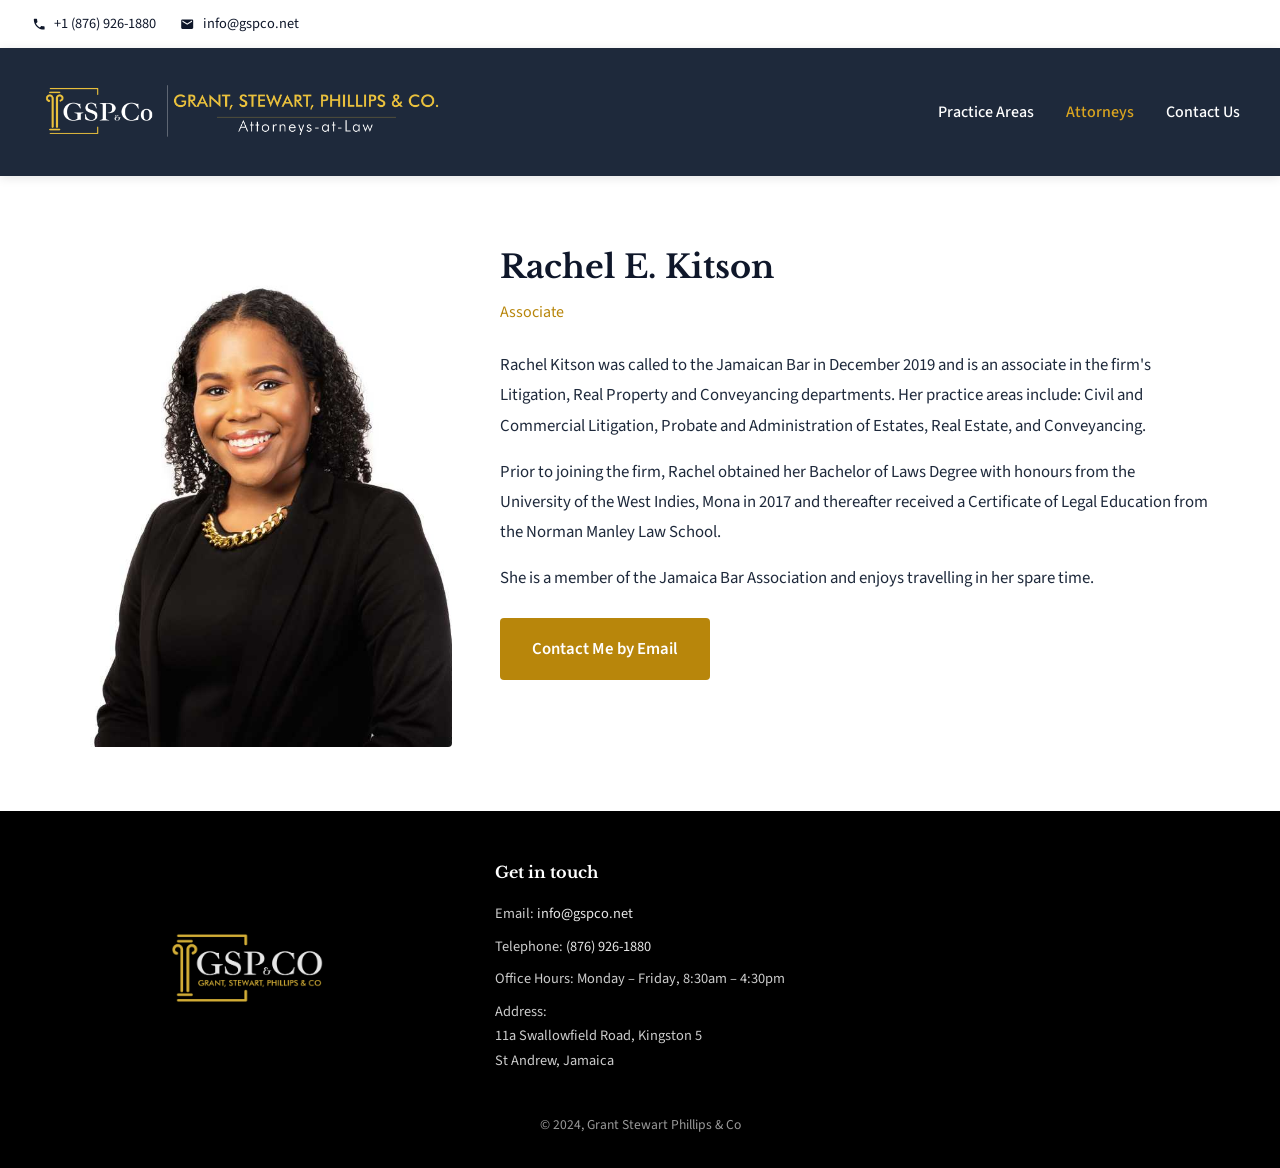
<file: attorneys/rachel-kitson.html>
<!DOCTYPE html>
<html lang="en">
<head>
  <meta charset="UTF-8">
  <meta name="viewport" content="width=device-width, initial-scale=1.0">
  <title>Rachel E. Kitson | Grant Stewart Phillips & Co</title>
  <link rel="preconnect" href="https://fonts.googleapis.com">
  <link rel="preconnect" href="https://fonts.gstatic.com" crossorigin>
  <link href="https://fonts.googleapis.com/css2?family=Libre+Baskerville:ital,wght@0,400;0,700;1,400&family=Source+Sans+3:ital,wght@0,400;0,500;0,600;0,700;1,400&display=swap" rel="stylesheet">
  <link rel="stylesheet" href="../css/styles.css">
</head>
<body>
  <header class="site-header">
    <div class="header-contact">
      <a href="tel:876-926-1880"><span class="contact-icon" aria-hidden="true"><svg width="16" height="16" viewBox="0 0 24 24" fill="currentColor" stroke="none"><path d="M6.62 10.79c1.44 2.83 3.76 5.14 6.59 6.59l2.2-2.2c.27-.27.67-.36 1.02-.24 1.12.37 2.33.57 3.57.57.55 0 1 .45 1 1V20c0 .55-.45 1-1 1-9.39 0-17-7.61-17-17 0-.55.45-1 1-1h3.5c.55 0 1 .45 1 1 0 1.25.2 2.45.57 3.57.11.35.03.74-.25 1.02l-2.2 2.2z"/></svg></span>+1 (876) 926-1880</a>
      <a href="mailto:info@gspco.net"><span class="contact-icon" aria-hidden="true"><svg width="16" height="16" viewBox="0 0 24 24" fill="currentColor" stroke="none"><path d="M20 4H4c-1.1 0-1.99.9-1.99 2L2 18c0 1.1.9 2 2 2h16c1.1 0 2-.9 2-2V6c0-1.1-.9-2-2-2zm0 4l-8 5-8-5V6l8 5 8-5v2z"/></svg></span>info@gspco.net</a>
    </div>
  </header>

  <nav class="main-nav">
    <div class="nav-inner">
      <a href="../index.html" class="logo"><img src="../Images/Logo/header-logo.png" alt="Grant Stewart Phillips & Co"></a>
      <button class="nav-toggle" aria-label="Toggle menu" aria-expanded="false">
        <span class="hamburger-icon">
          <span class="hamburger-line"></span>
          <span class="hamburger-line"></span>
          <span class="hamburger-line"></span>
        </span>
      </button>
      <ul class="nav-links">
        <li><a href="../practice-areas.html">Practice Areas</a></li>
        <li><a href="../attorneys.html" class="active">Attorneys</a></li>
        <li><a href="../contact.html">Contact Us</a></li>
      </ul>
    </div>
  </nav>

  <main>
    <section>
      <div class="profile-layout">
        <img src="../Images/attorneys/RACHEL%20E.%20KITSON.jpg" alt="Rachel E. Kitson" class="profile-photo">
        <div class="profile-content">
          <h2>Rachel E. Kitson</h2>
          <p class="profile-title">Associate</p>
          <div class="profile-bio">
            <p>Rachel Kitson was called to the Jamaican Bar in December 2019 and is an associate in the firm's Litigation, Real Property and Conveyancing departments. Her practice areas include: Civil and Commercial Litigation, Probate and Administration of Estates, Real Estate, and Conveyancing.</p>
            <p>Prior to joining the firm, Rachel obtained her Bachelor of Laws Degree with honours from the University of the West Indies, Mona in 2017 and thereafter received a Certificate of Legal Education from the Norman Manley Law School.</p>
            <p>She is a member of the Jamaica Bar Association and enjoys travelling in her spare time.</p>
            <p class="profile-email"><a href="mailto:rachel.kitson@gspco.net" class="btn">Contact Me by Email</a></p>
          </div>
        </div>
      </div>
    </section>
  </main>

  <footer class="site-footer">
    <div class="footer-columns">
      <div class="footer-column footer-logo-col">
        <a href="../index.html"><img src="../Images/Logo/footer-logo.png" alt="Grant Stewart Phillips & Co" class="footer-logo"></a>
      </div>
      <div class="footer-column footer-contact-col">
        <h4>Get in touch</h4>
        <p>Email: <a href="mailto:info@gspco.net">info@gspco.net</a></p>
        <p>Telephone: <a href="tel:+18769261880">(876) 926-1880</a></p>
        <p>Office Hours: Monday – Friday, 8:30am – 4:30pm</p>
        <p>Address:<br>11a Swallowfield Road, Kingston 5<br>St Andrew, Jamaica</p>
      </div>
    </div>
    <p class="footer-copyright">© 2024, Grant Stewart Phillips & Co</p>
  </footer>

  <script>
    document.querySelector('.nav-toggle')?.addEventListener('click', () => {
      const toggle = document.querySelector('.nav-toggle');
      const links = document.querySelector('.nav-links');
      toggle?.classList.toggle('active');
      links?.classList.toggle('active');
      toggle?.setAttribute('aria-expanded', links?.classList.contains('active') ? 'true' : 'false');
    });
  </script>
</body>
</html>
</file>
<file: css/styles.css>
/* Grant Stewart Phillips & Co - Base Styles */
:root {
  --navy: #0f172a;
  --navy-light: #1e293b;
  --navy-bright: #224466;
  --gold: #b8860b;
  --gold-light: #daa520;
  --cream: #faf8f5;
  --white: #ffffff;
  --gray: #64748b;
  --gray-light: #94a3b8;
}

* {
  margin: 0;
  padding: 0;
  box-sizing: border-box;
}

html {
  scroll-behavior: smooth;
  overflow-x: hidden;
}

body {
  overflow-x: hidden;
  font-family: 'Libre Baskerville', Georgia, serif;
  color: var(--navy);
  line-height: 1.7;
  background: var(--white);
}

/* Typography */
h1, h2, h3, h4 {
  font-family: 'Libre Baskerville', Georgia, serif;
  font-weight: 700;
}

h1 {
  font-size: clamp(2rem, 5vw, 3rem);
  line-height: 1.2;
  margin-bottom: 1rem;
}

h2 {
  font-size: clamp(1.5rem, 4vw, 2rem);
  margin-bottom: 1.5rem;
  color: var(--navy);
}

h3 {
  font-size: 1.25rem;
  margin-bottom: 0.75rem;
}

p {
  font-family: 'Source Sans 3', -apple-system, sans-serif;
  font-size: 1.05rem;
  color: var(--navy-light);
}

a {
  color: var(--gold);
  text-decoration: none;
  transition: color 0.2s ease;
}

a:hover {
  color: var(--gold-light);
}

/* Header */
.site-header {
  background: var(--white);
  color: var(--navy);
  padding: 0.75rem 2rem;
  display: flex;
  justify-content: space-between;
  align-items: center;
  flex-wrap: wrap;
  gap: 1rem;
}

.header-contact {
  display: flex;
  gap: 1.5rem;
  font-family: 'Source Sans 3', sans-serif;
  font-size: 0.9rem;
}

.header-contact a {
  display: inline-flex;
  align-items: center;
  gap: 0.5rem;
  color: var(--navy);
}

.contact-icon {
  display: inline-flex;
  flex-shrink: 0;
}

.contact-icon svg {
  width: 1em;
  height: 1em;
}

.header-contact a:hover {
  color: var(--gold);
}

/* Navigation */
.main-nav {
  background: var(--navy-light);
  padding: 0 2rem;
  position: sticky;
  top: 0;
  z-index: 100;
  box-shadow: 0 2px 10px rgba(0,0,0,0.1);
}

.nav-inner {
  max-width: 1200px;
  margin: 0 auto;
  display: flex;
  align-items: center;
  justify-content: space-between;
}

.logo {
  display: flex;
  align-items: center;
  font-family: 'Libre Baskerville', serif;
  font-size: 1.25rem;
  font-weight: 700;
  color: var(--white);
  padding: 1rem 0;
}

.logo img {
  height: 96px;
  width: auto;
  max-width: 400px;
  object-fit: contain;
  transition: filter 0.3s ease, box-shadow 0.3s ease;
}

.logo:hover img {
  filter: brightness(0) invert(1);
}

.nav-links {
  display: flex;
  list-style: none;
  gap: 2rem;
}

.nav-links a {
  color: var(--white);
  font-family: 'Source Sans 3', sans-serif;
  font-weight: 500;
  padding: 1rem 0;
  display: block;
}

.nav-links a:hover,
.nav-links a.active {
  color: var(--gold-light);
}

/* Mobile menu toggle - hamburger */
.nav-toggle {
  display: none;
  background: none;
  border: none;
  color: var(--white);
  cursor: pointer;
  padding: 0.5rem;
  width: 44px;
  height: 44px;
  justify-content: center;
  align-items: center;
  flex-direction: column;
}

.hamburger-icon {
  display: flex;
  flex-direction: column;
  justify-content: center;
  gap: 5px;
  width: 24px;
}

.hamburger-line {
  display: block;
  width: 24px;
  height: 2px;
  background: var(--white);
  border-radius: 1px;
  transition: transform 0.3s ease, opacity 0.3s ease;
}

.nav-toggle.active .hamburger-line:nth-child(1) {
  transform: translateY(7px) rotate(45deg);
}

.nav-toggle.active .hamburger-line:nth-child(2) {
  opacity: 0;
}

.nav-toggle.active .hamburger-line:nth-child(3) {
  transform: translateY(-7px) rotate(-45deg);
}

/* Hero */
.hero {
  position: relative;
  width: 100vw;
  max-width: 100vw;
  margin-left: calc(-50vw + 50%);
  padding: 0;
  height: 400px;
  overflow: hidden;
}

.hero-video {
  position: absolute;
  top: 0;
  left: 0;
  width: 100%;
  height: 100%;
  object-fit: cover;
  object-position: center;
}

@media (max-width: 768px) {
  .hero {
    display: none;
  }
}

/* Sections */
section {
  max-width: 1200px;
  margin: 0 auto;
  padding: 4rem 2rem;
}

.section-header {
  text-align: center;
  margin-bottom: 3rem;
}

.section-header h2 {
  position: relative;
  display: inline-block;
}

.section-header h2::after {
  content: '';
  display: block;
  width: 60px;
  height: 3px;
  background: var(--gold);
  margin: 1rem auto 0;
}

/* Attorneys carousel - Homepage */
.attorneys-carousel-section {
  padding: 4rem 2rem;
}

.attorneys-carousel-title {
  text-align: center;
  margin-bottom: 2rem;
}

.attorneys-carousel-wrapper {
  max-width: 1200px;
  margin: 0 auto;
  display: flex;
  flex-direction: column;
  align-items: center;
  gap: 2rem;
}

.attorneys-carousel {
  width: 100%;
  display: flex;
  justify-content: center;
  gap: 1.5rem;
  overflow-x: auto;
  scroll-snap-type: x mandatory;
  scrollbar-width: none;
  -ms-overflow-style: none;
  padding: 0.5rem 0;
}

.attorneys-carousel::-webkit-scrollbar {
  display: none;
}

.attorney-carousel-card {
  flex: 0 0 260px;
  scroll-snap-align: start;
  display: flex;
  flex-direction: column;
  align-items: center;
  text-align: center;
  text-decoration: none;
  transition: opacity 0.2s ease;
}

.attorney-carousel-card:hover {
  opacity: 0.9;
}

.attorney-carousel-card img {
  width: 180px;
  height: 180px;
  border-radius: 50%;
  object-fit: cover;
  margin-bottom: 1rem;
}

.attorney-carousel-name {
  font-family: 'Libre Baskerville', serif;
  font-weight: 700;
  font-size: 1rem;
  color: var(--navy);
  text-transform: uppercase;
  margin-bottom: 0.25rem;
}

.attorney-carousel-title {
  font-family: 'Source Sans 3', sans-serif;
  font-size: 0.9rem;
  color: var(--gold);
  font-style: italic;
}

.carousel-team-btn {
  display: inline-block;
  padding: 1rem 2rem;
  font-family: 'Source Sans 3', sans-serif;
  font-size: 1rem;
  font-weight: 600;
  color: var(--gold);
  border: 2px solid var(--gold);
  border-radius: 4px;
  text-decoration: none;
  transition: background 0.2s ease, color 0.2s ease;
}

.carousel-team-btn:hover {
  background: var(--gold);
  color: var(--white);
}

/* Expertise marquee - Homepage */
.expertise-marquee-section {
  width: 100%;
  max-width: none;
  margin: 0;
  padding: 4rem 2rem;
  overflow: hidden;
  background: var(--navy-light);
}

.expertise-marquee-title {
  text-align: center;
  margin-bottom: 2rem;
  padding: 0 2rem;
  color: var(--white);
}

.expertise-marquee-wrapper {
  display: flex;
  flex-direction: column;
  gap: 1rem;
}

.expertise-marquee-row {
  overflow: hidden;
  mask-image: linear-gradient(to right, transparent, black 5%, black 95%, transparent);
  -webkit-mask-image: linear-gradient(to right, transparent, black 5%, black 95%, transparent);
}

.expertise-marquee-track {
  display: flex;
  width: max-content;
  padding: 0.5rem 0;
}

.expertise-marquee-set {
  display: flex;
  gap: 2rem;
  flex-shrink: 0;
  margin-right: 2rem; /* spacing between sets; no track gap for seamless 50% loop */
}

.expertise-marquee-right .expertise-marquee-track {
  animation: marqueeRight 80s linear infinite;
}

.expertise-marquee-left .expertise-marquee-track {
  animation: marqueeLeft 80s linear infinite;
}

/* Top row: drift right = track moves left. Two sets, translate by -50% for seamless loop. */
@keyframes marqueeRight {
  0% { transform: translateX(0); }
  100% { transform: translateX(-50%); }
}

/* Bottom row: drift left = track moves right. Two sets, translate by 50% for seamless loop. */
@keyframes marqueeLeft {
  0% { transform: translateX(-50%); }
  100% { transform: translateX(0); }
}

.expertise-marquee-item {
  flex-shrink: 0;
  padding: 0.75rem 1.5rem;
  font-family: 'Source Sans 3', sans-serif;
  font-size: 1rem;
  font-weight: 500;
  color: var(--white);
  text-decoration: none;
  border: 2px solid rgba(255, 255, 255, 0.4);
  border-radius: 4px;
  white-space: nowrap;
  transition: border-color 0.2s ease, color 0.2s ease;
}

.expertise-marquee-item:hover {
  border-color: var(--gold-light);
  color: var(--gold-light);
}

@media (prefers-reduced-motion: reduce) {
  .expertise-marquee-right .expertise-marquee-track,
  .expertise-marquee-left .expertise-marquee-track {
    animation: none;
  }
}

/* Our Firm - fused with Celebrating section */
.our-firm-section {
  width: 100%;
  max-width: none;
  margin: 0;
  padding: 4rem 2rem;
  background: var(--cream);
}

.our-firm-layout {
  max-width: 1200px;
  margin: 0 auto;
  display: grid;
  grid-template-columns: 1fr 1fr;
  gap: 3rem;
  align-items: start;
}

.our-firm-headline {
  font-size: clamp(1.5rem, 3.5vw, 2.25rem);
  color: var(--navy);
  margin: 0 0 1.5rem 0;
  line-height: 1.3;
}

.our-firm-left {
  text-align: left;
}

.our-firm-right {
  text-align: left;
}

.our-firm-right h3 {
  margin-bottom: 1rem;
  padding-bottom: 0.5rem;
  border-bottom: 2px solid var(--gold);
}

.our-firm-right p {
  margin-bottom: 1rem;
}

.btn {
  display: inline-block;
  padding: 1rem 2rem;
  background: var(--gold);
  color: var(--white) !important;
  font-family: 'Source Sans 3', sans-serif;
  font-weight: 600;
  border: none;
  border-radius: 4px;
  cursor: pointer;
  transition: background 0.2s ease;
}

.btn:hover {
  background: var(--gold-light);
  color: var(--white) !important;
}

.btn-outline {
  background: transparent;
  border: 2px solid var(--gold);
  color: var(--gold) !important;
}

.btn-outline:hover {
  background: var(--gold);
  color: var(--white) !important;
}

/* Footer */
.site-footer {
  background: #000;
  color: var(--white);
  padding: 3rem 2rem 2rem;
}

.footer-columns {
  display: grid;
  grid-template-columns: 1fr auto 1fr;
  gap: 3rem;
  max-width: 1200px;
  margin: 0 auto 2rem;
  align-items: center;
}

@media (max-width: 768px) {
  .footer-columns {
    grid-template-columns: 1fr;
    gap: 2rem;
  }
}

.footer-column {
  min-width: 0;
}

.footer-logo-col {
  display: flex;
  justify-content: center;
  align-items: center;
}

.footer-logo {
  height: 80px;
  width: auto;
  opacity: 0.9;
  transition: filter 0.3s ease;
}

.site-footer a:hover .footer-logo,
.site-footer .footer-logo:hover {
  filter: drop-shadow(0 0 8px var(--gold-light)) drop-shadow(0 0 16px var(--gold));
}

.footer-contact-col {
  justify-self: start;
}

.footer-contact-col h4 {
  font-size: 1rem;
  margin-bottom: 1rem;
  color: var(--white);
}

.footer-contact-col p {
  color: rgba(255,255,255,0.8);
  font-size: 0.9rem;
  margin-bottom: 0.5rem;
}

.footer-contact-col a {
  color: rgba(255,255,255,0.9);
}

.footer-contact-col a:hover {
  color: var(--gold-light);
}

.footer-copyright {
  text-align: center;
  color: rgba(255,255,255,0.6);
  font-size: 0.85rem;
}

/* Page headers */
.page-hero {
  width: 100%;
  max-width: none;
  margin: 0;
  padding: 4rem 2rem;
  background: var(--navy-bright);
  color: var(--white);
  text-align: center;
}

.page-hero h1 {
  color: var(--white);
}

.page-hero-title {
  font-size: clamp(1.35rem, 3.3vw, 2rem) !important;
  line-height: 1.3;
}

/* Practice Areas - Areas of Expertise */
.expertise-sticky {
  position: sticky;
  top: 128px;
  z-index: 50;
  background: var(--white);
  padding-bottom: 1.5rem;
  margin-bottom: 2rem;
  box-shadow: 0 4px 6px -1px rgba(0, 0, 0, 0.08);
}

.expertise-label {
  margin-bottom: 1rem;
}

.practice-filters {
  display: flex;
  flex-wrap: wrap;
  gap: 0.5rem;
}

.filter-btn {
  padding: 0.6rem 1.25rem;
  font-family: 'Source Sans 3', sans-serif;
  font-size: 0.9rem;
  font-weight: 500;
  border: 1px solid var(--gray-light);
  border-radius: 4px;
  background: var(--white);
  color: var(--navy);
  cursor: pointer;
  transition: background 0.2s ease, color 0.2s ease, border-color 0.2s ease;
}

.filter-btn:hover {
  border-color: var(--navy);
  color: var(--navy);
}

.filter-btn.active {
  background: var(--gold);
  color: var(--navy);
  border-color: var(--gold);
}

/* Practice Areas - Grid */
.practice-grid {
  display: grid;
  gap: 2rem;
}

.practice-item {
  padding: 2rem 2rem 2rem 3rem;
  background: var(--white);
  border-radius: 4px;
}

.practice-item h3 {
  color: var(--navy);
  margin-bottom: 0.75rem;
  padding-bottom: 0.75rem;
  border-bottom: 4px solid var(--gold);
}

/* Attorney profiles in practice areas */
.attorney-profiles {
  margin-top: 1.5rem;
}

.practice-area-label {
  display: block;
  font-family: 'Source Sans 3', sans-serif;
  font-size: 0.95rem;
  font-weight: 600;
  color: var(--navy);
  margin-bottom: 0.75rem;
}

.attorney-links {
  display: flex;
  flex-wrap: wrap;
  gap: 1.5rem;
}

.attorney-profile {
  display: flex;
  flex-direction: column;
  align-items: center;
  text-align: center;
  text-decoration: none;
  transition: opacity 0.2s ease;
}

.attorney-profile:hover {
  opacity: 0.85;
}

.attorney-avatar {
  width: 64px;
  height: 64px;
  border-radius: 50%;
  object-fit: cover;
  margin-bottom: 0.5rem;
}

.attorney-name {
  font-family: 'Source Sans 3', sans-serif;
  font-size: 0.85rem;
  font-weight: 600;
  color: var(--gold);
  text-transform: uppercase;
  letter-spacing: 0.02em;
}

/* Contact page */
.contact-grid {
  display: grid;
  grid-template-columns: 1fr 1fr;
  gap: 3rem;
  align-items: start;
}

.contact-info h2 {
  margin-bottom: 1rem;
}

.contact-info p {
  margin-bottom: 0.5rem;
}

.contact-form {
  display: flex;
  flex-direction: column;
  gap: 1rem;
}

.contact-form input,
.contact-form textarea {
  padding: 0.75rem 1rem;
  font-family: 'Source Sans 3', sans-serif;
  font-size: 1rem;
  border: 1px solid var(--gray-light);
  border-radius: 4px;
}

.contact-form textarea {
  min-height: 120px;
  resize: vertical;
}

.contact-form button {
  align-self: flex-start;
}

/* Attorneys grid */
.attorneys-grid {
  display: grid;
  grid-template-columns: repeat(auto-fill, minmax(280px, 1fr));
  gap: 2rem;
  align-items: stretch;
}

.attorney-card {
  display: flex;
  flex-direction: column;
  text-align: center;
  padding: 2rem;
  background: var(--cream);
  border-radius: 4px;
}

.attorney-card h3 {
  margin-bottom: 0.25rem;
  white-space: nowrap;
  overflow: hidden;
  text-overflow: ellipsis;
  font-size: 0.95rem;
  text-transform: uppercase;
}

.attorney-card img,
.attorney-card .attorney-placeholder {
  width: 100%;
  aspect-ratio: 3/4;
  object-fit: cover;
  border-radius: 4px;
  margin-bottom: 1rem;
  flex-shrink: 0;
}

.attorney-card .attorney-placeholder {
  background: var(--navy-light);
  display: flex;
  align-items: center;
  justify-content: center;
  color: rgba(255,255,255,0.4);
  font-family: 'Libre Baskerville', serif;
  font-size: 2rem;
}

.attorney-card .attorney-title {
  font-size: 0.9rem;
  color: var(--gold);
  font-style: italic;
  margin-bottom: 0.75rem;
  flex-shrink: 0;
}

.attorney-card .attorney-bio-preview {
  font-size: 0.9rem;
  color: var(--navy-light);
  line-height: 1.5;
  margin-bottom: 1rem;
  text-align: left;
  display: -webkit-box;
  -webkit-line-clamp: 4;
  -webkit-box-orient: vertical;
  overflow: hidden;
  min-height: 5.4rem;
  flex: 1;
}

.attorney-card .btn {
  font-size: 0.9rem;
  padding: 0.6rem 1.25rem;
  margin-top: auto;
  text-transform: uppercase;
  flex-shrink: 0;
}

/* Attorney profile page */
.profile-layout {
  display: grid;
  grid-template-columns: 380px 1fr;
  gap: 3rem;
  align-items: start;
}

.profile-photo {
  width: 100%;
  aspect-ratio: 3/4;
  object-fit: cover;
  border-radius: 4px;
}

.profile-content h2 {
  margin-bottom: 0.25rem;
}

.profile-content .profile-title {
  font-size: 1rem;
  color: var(--gold);
  margin-bottom: 1.5rem;
}

.profile-content .profile-bio {
  font-family: 'Source Sans 3', sans-serif;
  font-size: 1.05rem;
  color: var(--navy-light);
  line-height: 1.8;
}

.profile-content .profile-bio p {
  margin-bottom: 1rem;
}

.profile-content .profile-bio ul {
  margin: 1rem 0 1rem 1.5rem;
}

.profile-content .profile-bio li {
  margin-bottom: 0.5rem;
}

.profile-email {
  margin-top: 1.5rem;
}

/* Awards */
.awards-row {
  display: flex;
  justify-content: flex-start;
  gap: 1.5rem;
  flex-wrap: wrap;
}

.awards-row img {
  height: 80px;
  width: auto;
  object-fit: contain;
}

/* Responsive */
@media (max-width: 768px) {
  .nav-inner {
    position: relative;
  }

  .logo img {
    height: 72px;
    max-width: 270px;
  }

  .nav-toggle {
    display: flex;
  }

  .nav-links {
    display: none;
    flex-direction: column;
    position: absolute;
    top: 100%;
    left: 0;
    right: 0;
    background: var(--navy-light);
    padding: 1rem;
    box-shadow: 0 8px 20px rgba(0,0,0,0.2);
    z-index: 50;
  }

  .nav-links.active {
    display: flex;
  }

  .nav-links li {
    border-bottom: 1px solid rgba(255,255,255,0.1);
  }

  .nav-links li:last-child {
    border-bottom: none;
  }

  .nav-links a {
    padding: 1rem;
  }

  .header-contact {
    font-size: 0.8rem;
    gap: 1rem;
  }

  .contact-grid {
    grid-template-columns: 1fr;
  }

  .practice-filters {
    overflow-x: auto;
    flex-wrap: nowrap;
    padding-bottom: 0.5rem;
    -webkit-overflow-scrolling: touch;
  }

  .filter-btn {
    flex-shrink: 0;
  }

  .profile-layout {
    grid-template-columns: 1fr;
  }

  .our-firm-layout {
    grid-template-columns: 1fr;
  }

  .awards-row {
    justify-content: center;
  }

  .attorneys-carousel-wrapper {
    padding: 0 0.5rem;
  }

  .attorney-carousel-card {
    flex: 0 0 220px;
  }

  .attorney-carousel-card img {
    width: 150px;
    height: 150px;
  }

  .main-nav {
    padding: 0 1rem;
  }

  section {
    padding: 3rem 1rem;
  }
}
</file>
